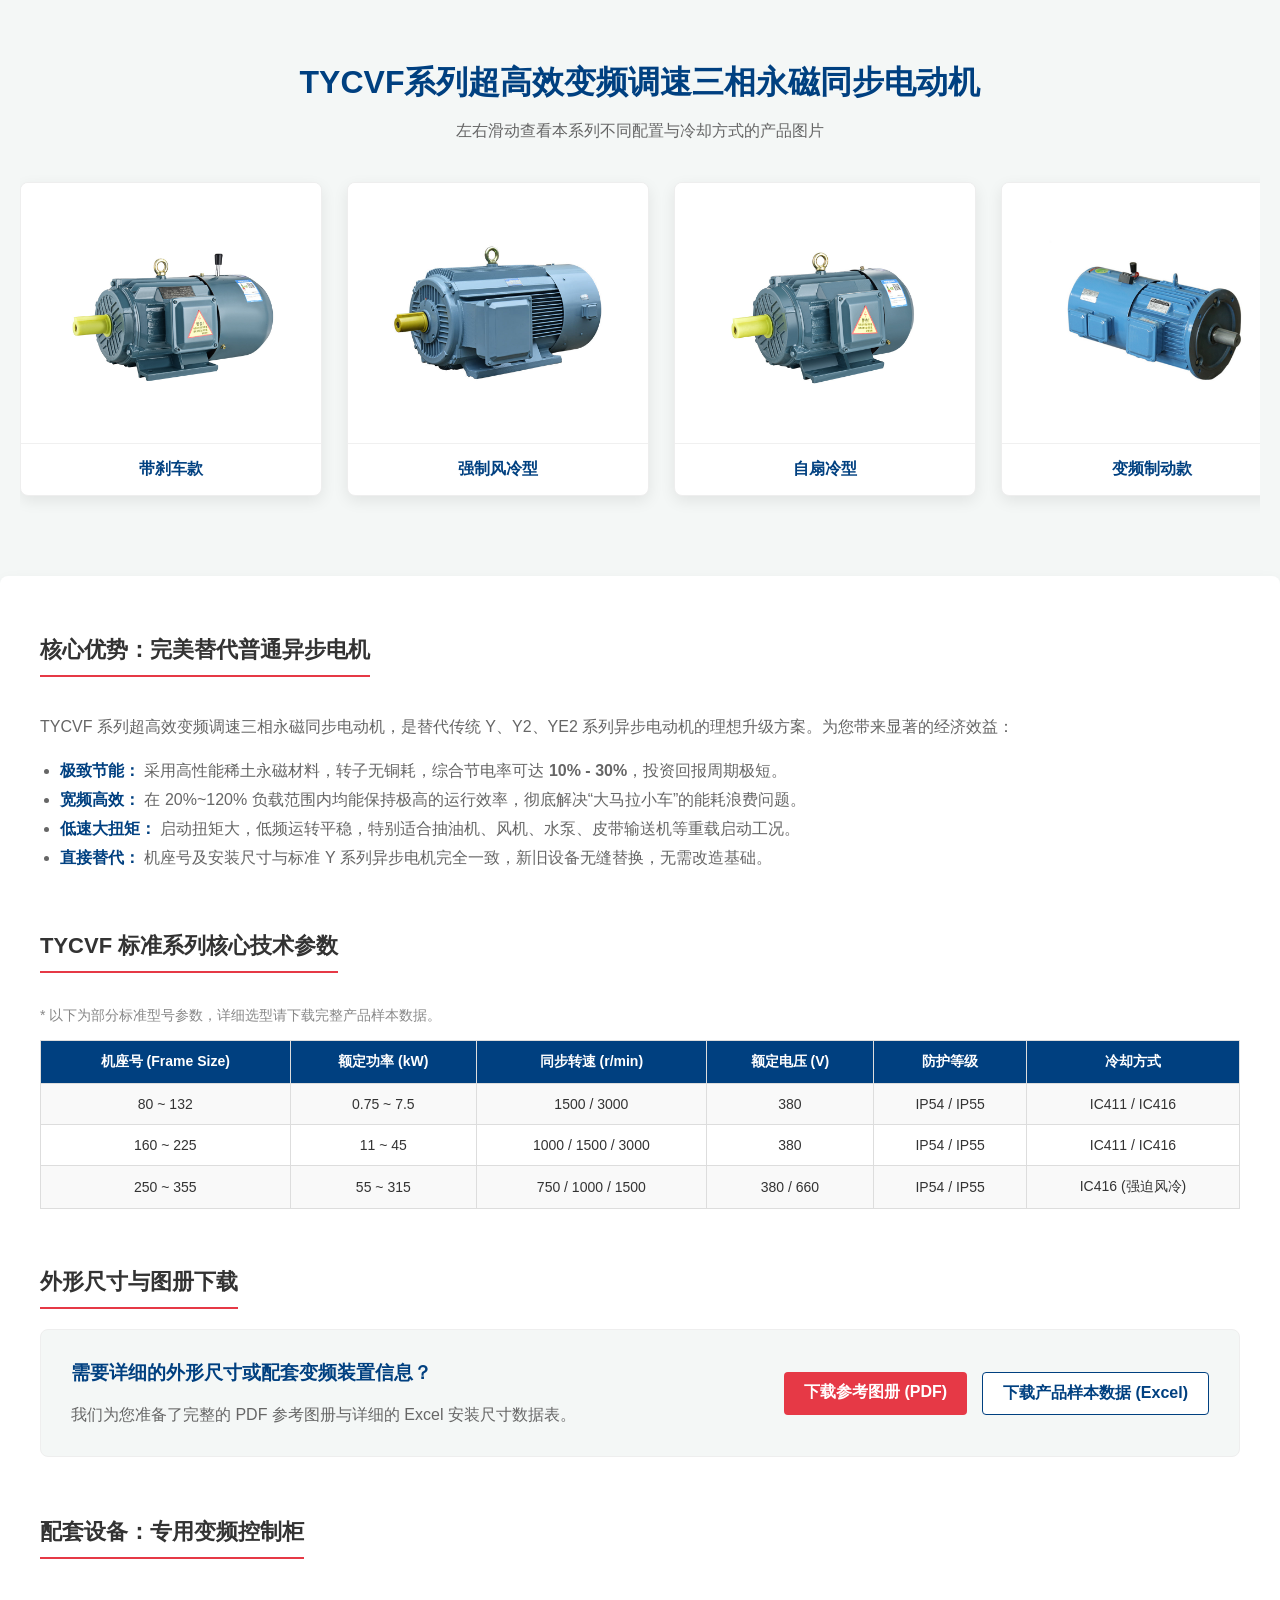
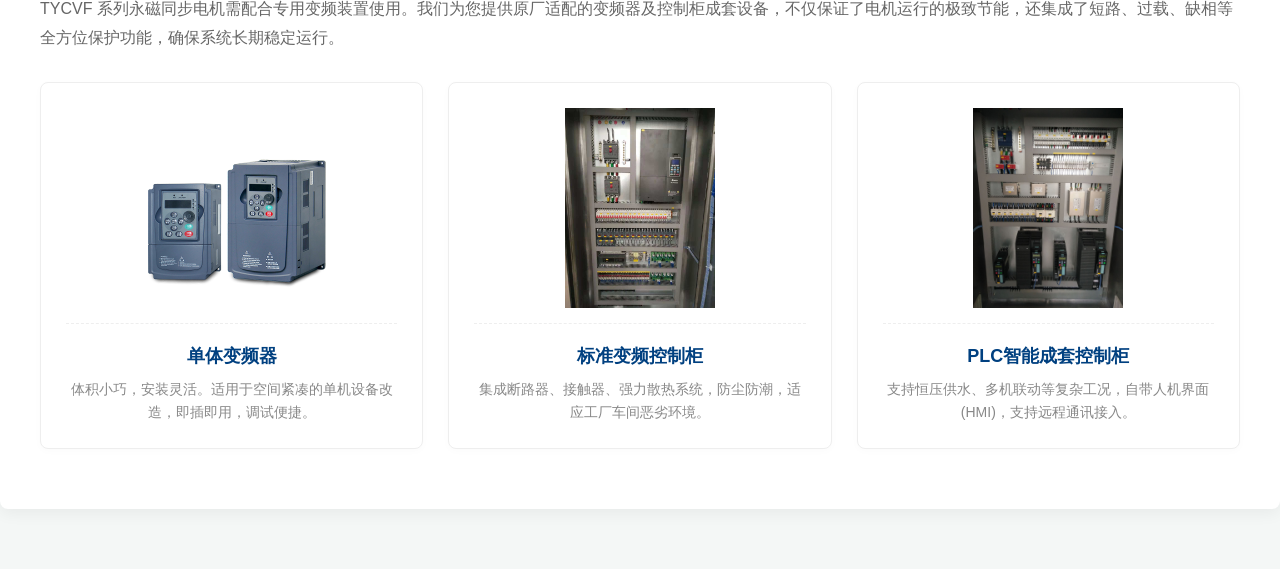
<file: 1-TYCVF系列超高效变频调速三相永磁同步电动机.html>
<!DOCTYPE html>
<html lang="zh-CN">
<head>
    <meta charset="UTF-8">
    <meta name="viewport" content="width=device-width, initial-scale=1.0">
    <title>TYCVF系列超高效变频调速三相永磁同步电动机 - 江城电机</title>
    <style>
        :root {
            --primary-color: #004080; 
            --accent-color: #e63946;  
            --text-dark: #333;
            --text-light: #666;
            --content-width: 1200px;
        }
        body { font-family: "Microsoft YaHei", sans-serif; margin: 0; padding-top: 40px; background: #f4f7f6; color: var(--text-dark); }
        
        /* 页面大标题 */
        .page-header { max-width: var(--content-width); margin: 0 auto 30px; text-align: center; }
        .page-header h1 { color: var(--primary-color); font-size: 32px; margin-bottom: 10px; }
        .page-header p { color: var(--text-light); font-size: 16px; }

        /* =========================================
           同系列多型号：横向滚动展示区
        ========================================= */
        .variant-carousel {
            display: flex;
            gap: 25px;
            overflow-x: auto;
            padding: 10px 20px 40px; /* 留出底部阴影空间 */
            max-width: var(--content-width);
            margin: 0 auto 40px;
            scroll-snap-type: x mandatory; 
            scroll-behavior: smooth;
            scrollbar-width: thin; /* 定制滚动条 */
        }
        .variant-carousel::-webkit-scrollbar { height: 8px; }
        .variant-carousel::-webkit-scrollbar-thumb { background: #ccc; border-radius: 4px; }

        .variant-card {
            flex: 0 0 300px; /* 每张卡片宽度固定 300px */
            scroll-snap-align: start;
            background: #fff;
            border-radius: 8px;
            overflow: hidden;
            box-shadow: 0 5px 15px rgba(0,0,0,0.08);
            text-align: center;
            border: 1px solid #eee;
        }

        .img-box { height: 220px; padding: 20px; background: #fff; display: flex; align-items: center; justify-content: center; border-bottom: 1px solid #f0f0f0; }
        /* 这里保证电机图片完整显示且不变形 */
        .img-box img { max-width: 100%; max-height: 100%; object-fit: contain; } 

        .info-box { padding: 15px; }
        .info-box h3 { margin: 0; font-size: 16px; color: var(--primary-color); }

        /* =========================================
           下方统一参数说明区
        ========================================= */
        .content-section {
            max-width: var(--content-width);
            margin: 0 auto 60px;
            background: #fff;
            padding: 40px;
            border-radius: 8px;
            box-shadow: 0 5px 15px rgba(0,0,0,0.05);
        }
        .section-title { font-size: 22px; border-bottom: 2px solid var(--accent-color); padding-bottom: 10px; display: inline-block; margin-bottom: 20px;}
    </style>
</head>
<body>

    <div class="page-header">
        <h1>TYCVF系列超高效变频调速三相永磁同步电动机</h1>
        <p>左右滑动查看本系列不同配置与冷却方式的产品图片</p>
    </div>

    <div class="variant-carousel">

        <div class="variant-card">
            <div class="img-box"><img src="带刹车.jpg" alt="带刹车"></div>
            <div class="info-box">
                <h3>带刹车款</h3>
            </div>
        </div>

        <div class="variant-card">
            <div class="img-box"><img src="强制风冷.webp" alt="强制风冷"></div>
            <div class="info-box">
                <h3>强制风冷型</h3>
            </div>
        </div>

        <div class="variant-card">
            <div class="img-box"><img src="自扇冷1.jpg" alt="自扇冷"></div>
            <div class="info-box">
                <h3>自扇冷型</h3>
            </div>
        </div>
        
        <div class="variant-card">
            <div class="img-box"><img src="变频制动.jpg" alt="变频制动"></div>
            <div class="info-box">
                <h3>变频制动款</h3>
            </div>
        </div>

        <div class="variant-card">
            <div class="img-box"><img src="液冷永磁同步电机1.png" alt="液冷"></div>
            <div class="info-box">
                <h3>液冷型</h3>
            </div>
        </div>

    </div>

    <div class="content-section">
        
        <h2 class="section-title">核心优势：完美替代普通异步电机</h2>
        <div style="margin-bottom: 40px; line-height: 1.8; color: var(--text-light);">
            <p>TYCVF 系列超高效变频调速三相永磁同步电动机，是替代传统 Y、Y2、YE2 系列异步电动机的理想升级方案。为您带来显著的经济效益：</p>
            <ul style="padding-left: 20px;">
                <li><strong style="color: var(--primary-color);">极致节能：</strong> 采用高性能稀土永磁材料，转子无铜耗，综合节电率可达 <strong>10% - 30%</strong>，投资回报周期极短。</li>
                <li><strong style="color: var(--primary-color);">宽频高效：</strong> 在 20%~120% 负载范围内均能保持极高的运行效率，彻底解决“大马拉小车”的能耗浪费问题。</li>
                <li><strong style="color: var(--primary-color);">低速大扭矩：</strong> 启动扭矩大，低频运转平稳，特别适合抽油机、风机、水泵、皮带输送机等重载启动工况。</li>
                <li><strong style="color: var(--primary-color);">直接替代：</strong> 机座号及安装尺寸与标准 Y 系列异步电机完全一致，新旧设备无缝替换，无需改造基础。</li>
            </ul>
        </div>

        <h2 class="section-title">TYCVF 标准系列核心技术参数</h2>
        <p style="font-size: 14px; color: #888; margin-bottom: 15px;">* 以下为部分标准型号参数，详细选型请下载完整产品样本数据。</p>
        
        <table style="width: 100%; border-collapse: collapse; margin-bottom: 40px; text-align: center; font-size: 14px;">
            <thead>
                <tr style="background-color: var(--primary-color); color: #fff;">
                    <th style="padding: 12px; border: 1px solid #ddd;">机座号 (Frame Size)</th>
                    <th style="padding: 12px; border: 1px solid #ddd;">额定功率 (kW)</th>
                    <th style="padding: 12px; border: 1px solid #ddd;">同步转速 (r/min)</th>
                    <th style="padding: 12px; border: 1px solid #ddd;">额定电压 (V)</th>
                    <th style="padding: 12px; border: 1px solid #ddd;">防护等级</th>
                    <th style="padding: 12px; border: 1px solid #ddd;">冷却方式</th>
                </tr>
            </thead>
            <tbody>
                <tr style="background-color: #f9f9f9;">
                    <td style="padding: 12px; border: 1px solid #ddd;">80 ~ 132</td>
                    <td style="padding: 12px; border: 1px solid #ddd;">0.75 ~ 7.5</td>
                    <td style="padding: 12px; border: 1px solid #ddd;">1500 / 3000</td>
                    <td style="padding: 12px; border: 1px solid #ddd;">380</td>
                    <td style="padding: 12px; border: 1px solid #ddd;">IP54 / IP55</td>
                    <td style="padding: 12px; border: 1px solid #ddd;">IC411 / IC416</td>
                </tr>
                <tr>
                    <td style="padding: 12px; border: 1px solid #ddd;">160 ~ 225</td>
                    <td style="padding: 12px; border: 1px solid #ddd;">11 ~ 45</td>
                    <td style="padding: 12px; border: 1px solid #ddd;">1000 / 1500 / 3000</td>
                    <td style="padding: 12px; border: 1px solid #ddd;">380</td>
                    <td style="padding: 12px; border: 1px solid #ddd;">IP54 / IP55</td>
                    <td style="padding: 12px; border: 1px solid #ddd;">IC411 / IC416</td>
                </tr>
                <tr style="background-color: #f9f9f9;">
                    <td style="padding: 12px; border: 1px solid #ddd;">250 ~ 355</td>
                    <td style="padding: 12px; border: 1px solid #ddd;">55 ~ 315</td>
                    <td style="padding: 12px; border: 1px solid #ddd;">750 / 1000 / 1500</td>
                    <td style="padding: 12px; border: 1px solid #ddd;">380 / 660</td>
                    <td style="padding: 12px; border: 1px solid #ddd;">IP54 / IP55</td>
                    <td style="padding: 12px; border: 1px solid #ddd;">IC416 (强迫风冷)</td>
                </tr>
            </tbody>
        </table>

        <h2 class="section-title">外形尺寸与图册下载</h2>
        <div style="background: #f4f7f6; padding: 30px; border-radius: 8px; display: flex; justify-content: space-between; align-items: center; border: 1px solid #eee;">
            <div>
                <h3 style="margin-top: 0; color: var(--primary-color);">需要详细的外形尺寸或配套变频装置信息？</h3>
                <p style="color: var(--text-light); margin-bottom: 0;">我们为您准备了完整的 PDF 参考图册与详细的 Excel 安装尺寸数据表。</p>
            </div>
            <div style="display: flex; gap: 15px;">
                <a href="参考图册.pdf" target="_blank" style="background: var(--accent-color); color: #fff; padding: 10px 20px; border-radius: 4px; font-weight: bold; transition: 0.3s; text-decoration: none;">下载参考图册 (PDF)</a>
                <a href="产品样本数据TYCVF系列.xlsx" download style="background: #fff; border: 1px solid var(--primary-color); color: var(--primary-color); padding: 10px 20px; border-radius: 4px; font-weight: bold; transition: 0.3s; text-decoration: none;">下载产品样本数据 (Excel)</a>
            </div>
        </div>
        <h2 class="section-title" style="margin-top: 60px;">配套设备：专用变频控制柜</h2>
        <p style="color: var(--text-light); margin-bottom: 30px; line-height: 1.8;">
            TYCVF 系列永磁同步电机需配合专用变频装置使用。我们为您提供原厂适配的变频器及控制柜成套设备，不仅保证了电机运行的极致节能，还集成了短路、过载、缺相等全方位保护功能，确保系统长期稳定运行。
        </p>

        <div style="display: grid; grid-template-columns: repeat(auto-fit, minmax(280px, 1fr)); gap: 25px; margin-bottom: 20px;">
            
            <div style="border: 1px solid #eee; border-radius: 8px; padding: 25px; text-align: center; background: #fff; transition: 0.3s; box-shadow: 0 2px 8px rgba(0,0,0,0.02);" onmouseover="this.style.transform='translateY(-5px)'; this.style.boxShadow='0 10px 20px rgba(0,0,0,0.08)';" onmouseout="this.style.transform='none'; this.style.boxShadow='0 2px 8px rgba(0,0,0,0.02)';">
                <div style="height: 200px; display: flex; align-items: center; justify-content: center; margin-bottom: 20px; border-bottom: 1px dashed #eee; padding-bottom: 15px;">
                    <img src="变频器1.jpg" alt="单体壁挂式变频器" style="max-height: 100%; max-width: 100%; object-fit: contain;">
                </div>
                <h3 style="font-size: 18px; color: var(--primary-color); margin: 0 0 10px;">单体变频器</h3>
                <p style="font-size: 14px; color: #888; margin: 0; line-height: 1.6;">体积小巧，安装灵活。适用于空间紧凑的单机设备改造，即插即用，调试便捷。</p>
            </div>

            <div style="border: 1px solid #eee; border-radius: 8px; padding: 25px; text-align: center; background: #fff; transition: 0.3s; box-shadow: 0 2px 8px rgba(0,0,0,0.02);" onmouseover="this.style.transform='translateY(-5px)'; this.style.boxShadow='0 10px 20px rgba(0,0,0,0.08)';" onmouseout="this.style.transform='none'; this.style.boxShadow='0 2px 8px rgba(0,0,0,0.02)';">
                <div style="height: 200px; display: flex; align-items: center; justify-content: center; margin-bottom: 20px; border-bottom: 1px dashed #eee; padding-bottom: 15px;">
                    <img src="变频控制柜（1）.jpg" alt="标准变频控制柜" style="max-height: 100%; max-width: 100%; object-fit: contain;">
                </div>
                <h3 style="font-size: 18px; color: var(--primary-color); margin: 0 0 10px;">标准变频控制柜</h3>
                <p style="font-size: 14px; color: #888; margin: 0; line-height: 1.6;">集成断路器、接触器、强力散热系统，防尘防潮，适应工厂车间恶劣环境。</p>
            </div>

            <div style="border: 1px solid #eee; border-radius: 8px; padding: 25px; text-align: center; background: #fff; transition: 0.3s; box-shadow: 0 2px 8px rgba(0,0,0,0.02);" onmouseover="this.style.transform='translateY(-5px)'; this.style.boxShadow='0 10px 20px rgba(0,0,0,0.08)';" onmouseout="this.style.transform='none'; this.style.boxShadow='0 2px 8px rgba(0,0,0,0.02)';">
                <div style="height: 200px; display: flex; align-items: center; justify-content: center; margin-bottom: 20px; border-bottom: 1px dashed #eee; padding-bottom: 15px;">
                    <img src="变频控制柜2.jpg" alt="PLC智能控制柜" style="max-height: 100%; max-width: 100%; object-fit: contain;">
                </div>
                <h3 style="font-size: 18px; color: var(--primary-color); margin: 0 0 10px;">PLC智能成套控制柜</h3>
                <p style="font-size: 14px; color: #888; margin: 0; line-height: 1.6;">支持恒压供水、多机联动等复杂工况，自带人机界面(HMI)，支持远程通讯接入。</p>
            </div>

        </div>
    </div>

</body>
</html>
</file>
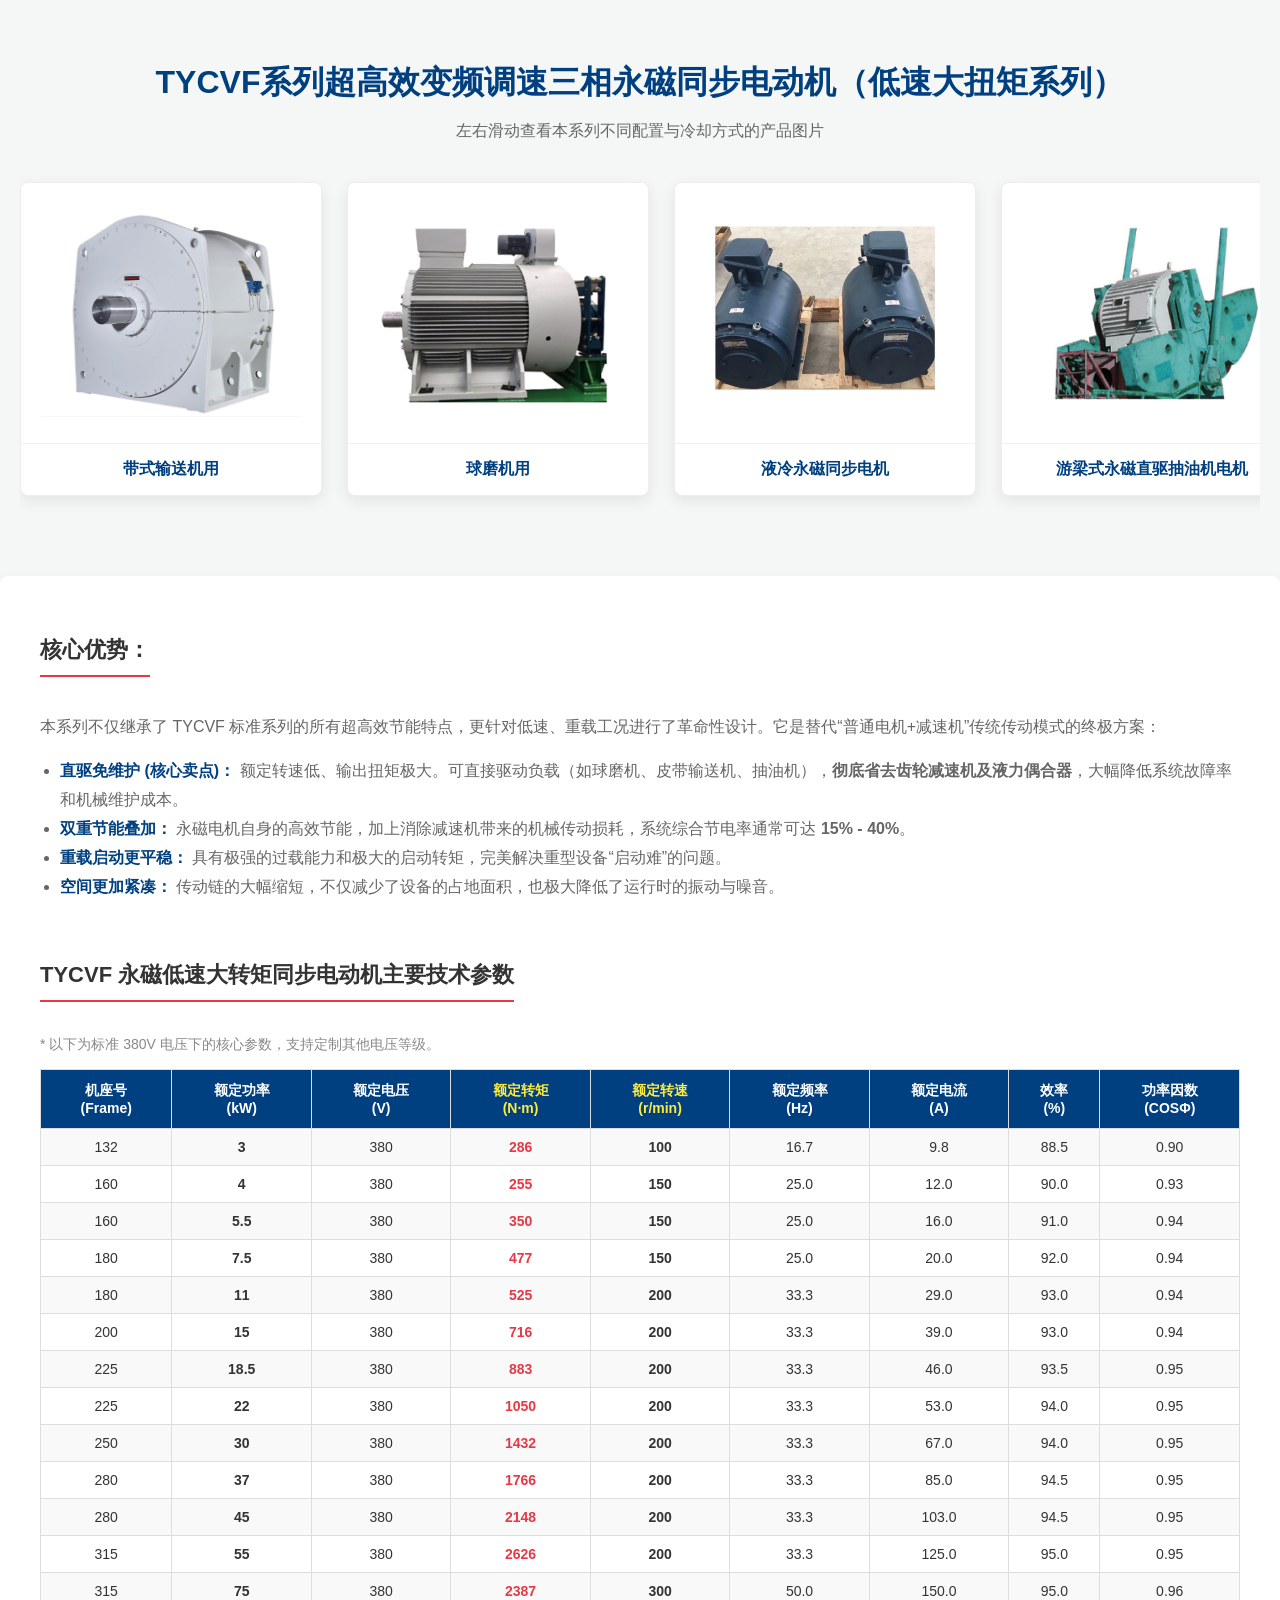
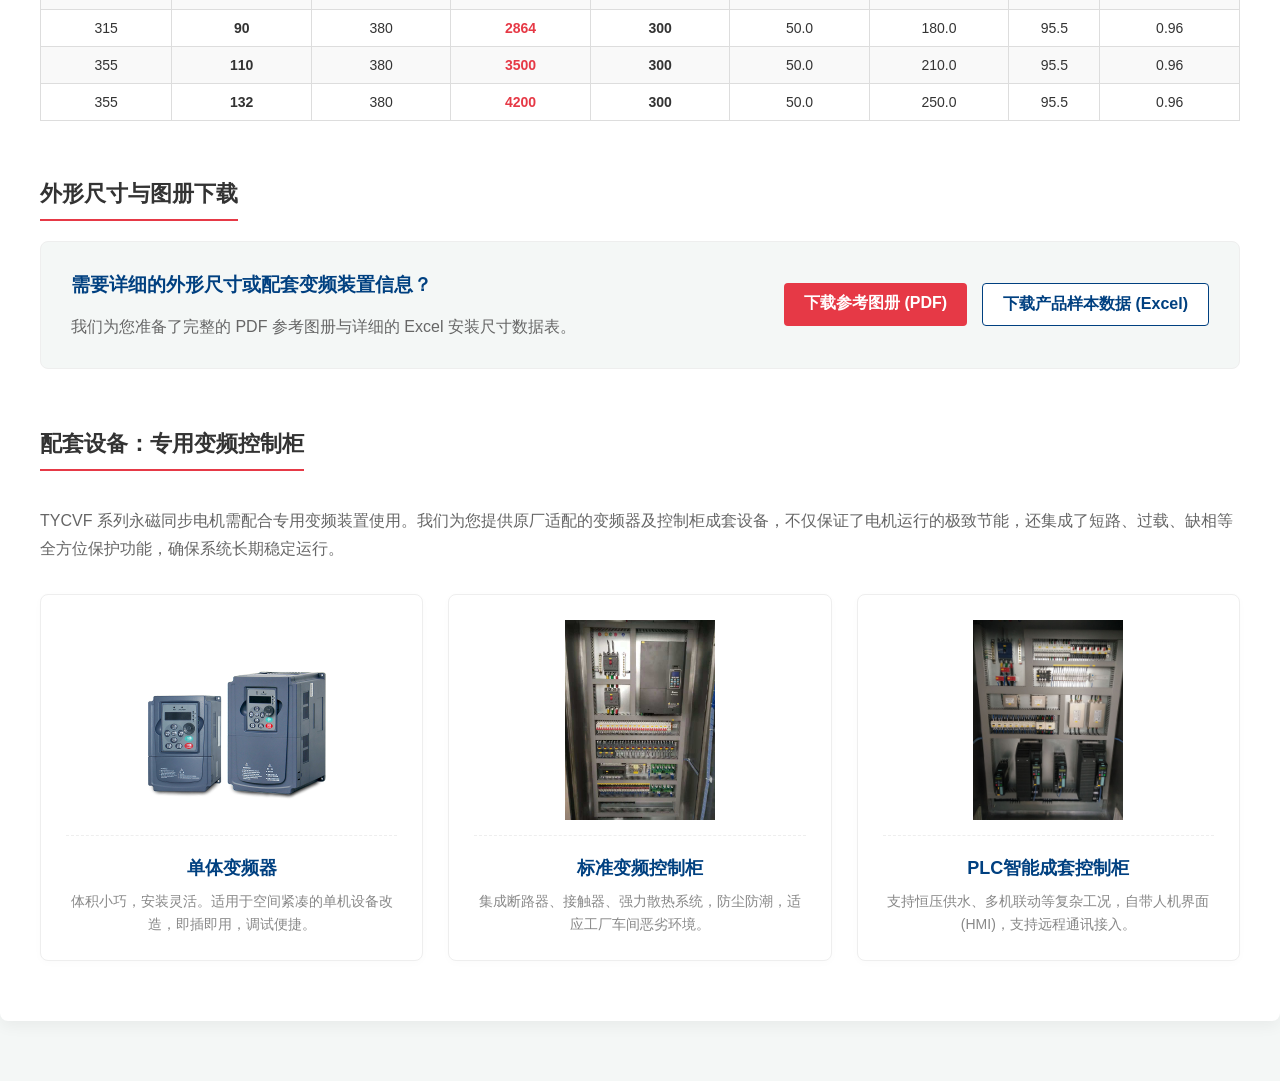
<file: 2-TYCVF系列超高效变频调速三相永磁同步电动机（低速大转矩系列）.html>
<!DOCTYPE html>
<html lang="zh-CN">
<head>
    <meta charset="UTF-8">
    <meta name="viewport" content="width=device-width, initial-scale=1.0">
    <title>TYCVF系列超高效变频调速三相永磁同步电动机（低速大扭矩系列） - 江城电机</title>
    <style>
        :root {
            --primary-color: #004080; 
            --accent-color: #e63946;  
            --text-dark: #333;
            --text-light: #666;
            --content-width: 1200px;
        }
        body { font-family: "Microsoft YaHei", sans-serif; margin: 0; padding-top: 40px; background: #f4f7f6; color: var(--text-dark); }
        
        /* 页面大标题 */
        .page-header { max-width: var(--content-width); margin: 0 auto 30px; text-align: center; }
        .page-header h1 { color: var(--primary-color); font-size: 32px; margin-bottom: 10px; }
        .page-header p { color: var(--text-light); font-size: 16px; }

        /* =========================================
           同系列多型号：横向滚动展示区
        ========================================= */
        .variant-carousel {
            display: flex;
            gap: 25px;
            overflow-x: auto;
            padding: 10px 20px 40px; /* 留出底部阴影空间 */
            max-width: var(--content-width);
            margin: 0 auto 40px;
            scroll-snap-type: x mandatory; 
            scroll-behavior: smooth;
            scrollbar-width: thin; /* 定制滚动条 */
        }
        .variant-carousel::-webkit-scrollbar { height: 8px; }
        .variant-carousel::-webkit-scrollbar-thumb { background: #ccc; border-radius: 4px; }

        .variant-card {
            flex: 0 0 300px; /* 每张卡片宽度固定 300px */
            scroll-snap-align: start;
            background: #fff;
            border-radius: 8px;
            overflow: hidden;
            box-shadow: 0 5px 15px rgba(0,0,0,0.08);
            text-align: center;
            border: 1px solid #eee;
        }

        .img-box { height: 220px; padding: 20px; background: #fff; display: flex; align-items: center; justify-content: center; border-bottom: 1px solid #f0f0f0; }
        /* 这里保证电机图片完整显示且不变形 */
        .img-box img { max-width: 100%; max-height: 100%; object-fit: contain; } 

        .info-box { padding: 15px; }
        .info-box h3 { margin: 0; font-size: 16px; color: var(--primary-color); }

        /* =========================================
           下方统一参数说明区
        ========================================= */
        .content-section {
            max-width: var(--content-width);
            margin: 0 auto 60px;
            background: #fff;
            padding: 40px;
            border-radius: 8px;
            box-shadow: 0 5px 15px rgba(0,0,0,0.05);
        }
        .section-title { font-size: 22px; border-bottom: 2px solid var(--accent-color); padding-bottom: 10px; display: inline-block; margin-bottom: 20px;}
    </style>
</head>
<body>

    <div class="page-header">
        <h1>TYCVF系列超高效变频调速三相永磁同步电动机（低速大扭矩系列）</h1>
        <p>左右滑动查看本系列不同配置与冷却方式的产品图片</p>
    </div>

    <div class="variant-carousel">

        <div class="variant-card">
            <div class="img-box"><img src="2.1带式输送机用三相永磁同步变频电动机.png" alt="带式输送机用三相永磁同步变频电动机"></div>
            <div class="info-box">
                <h3>带式输送机用</h3>
            </div>
        </div>

        <div class="variant-card">
            <div class="img-box"><img src="2.2球磨机用三相永磁同步变频电动机.png" alt="2.2球磨机用三相永磁同步变频电动机"></div>
            <div class="info-box">
                <h3>球磨机用</h3>
            </div>
        </div>

        <div class="variant-card">
            <div class="img-box"><img src="2.3液冷永磁同步电机.jpg" alt="液冷永磁同步电机"></div>
            <div class="info-box">
                <h3>液冷永磁同步电机</h3>
            </div>
        </div>
        
        <div class="variant-card">
            <div class="img-box"><img src="2.4游梁式永磁直驱抽油机电机.png" alt="游梁式永磁直驱抽油机电机"></div>
            <div class="info-box">
                <h3>游梁式永磁直驱抽油机电机</h3>
            </div>
        </div>

    </div>

    <div class="content-section">
        
        <h2 class="section-title">核心优势：</h2>
        <div style="margin-bottom: 40px; line-height: 1.8; color: var(--text-light);">
            <p>本系列不仅继承了 TYCVF 标准系列的所有超高效节能特点，更针对低速、重载工况进行了革命性设计。它是替代“普通电机+减速机”传统传动模式的终极方案：</p>
            <ul style="padding-left: 20px;">
                <li><strong style="color: var(--primary-color);">直驱免维护 (核心卖点)：</strong> 额定转速低、输出扭矩极大。可直接驱动负载（如球磨机、皮带输送机、抽油机），<strong>彻底省去齿轮减速机及液力偶合器</strong>，大幅降低系统故障率和机械维护成本。</li>
                <li><strong style="color: var(--primary-color);">双重节能叠加：</strong> 永磁电机自身的高效节能，加上消除减速机带来的机械传动损耗，系统综合节电率通常可达 <strong>15% - 40%</strong>。</li>
                <li><strong style="color: var(--primary-color);">重载启动更平稳：</strong> 具有极强的过载能力和极大的启动转矩，完美解决重型设备“启动难”的问题。</li>
                <li><strong style="color: var(--primary-color);">空间更加紧凑：</strong> 传动链的大幅缩短，不仅减少了设备的占地面积，也极大降低了运行时的振动与噪音。</li>
            </ul>
        </div>

        <h2 class="section-title">TYCVF 永磁低速大转矩同步电动机主要技术参数</h2>
        <p style="font-size: 14px; color: #888; margin-bottom: 15px;">* 以下为标准 380V 电压下的核心参数，支持定制其他电压等级。</p>
        
        <div style="overflow-x: auto;"> <table style="width: 100%; min-width: 800px; border-collapse: collapse; margin-bottom: 40px; text-align: center; font-size: 14px;">
                <thead>
                    <tr style="background-color: var(--primary-color); color: #fff;">
                        <th style="padding: 12px; border: 1px solid #ddd; white-space: nowrap;">机座号<br>(Frame)</th>
                        <th style="padding: 12px; border: 1px solid #ddd;">额定功率<br>(kW)</th>
                        <th style="padding: 12px; border: 1px solid #ddd;">额定电压<br>(V)</th>
                        <th style="padding: 12px; border: 1px solid #ddd; color: #ffeb3b;">额定转矩<br>(N·m)</th>
                        <th style="padding: 12px; border: 1px solid #ddd; color: #ffeb3b;">额定转速<br>(r/min)</th>
                        <th style="padding: 12px; border: 1px solid #ddd;">额定频率<br>(Hz)</th>
                        <th style="padding: 12px; border: 1px solid #ddd;">额定电流<br>(A)</th>
                        <th style="padding: 12px; border: 1px solid #ddd;">效率<br>(%)</th>
                        <th style="padding: 12px; border: 1px solid #ddd;">功率因数<br>(COSΦ)</th>
                    </tr>
                </thead>
                <tbody>
                    <tr style="background-color: #f9f9f9;">
                        <td style="padding: 10px; border: 1px solid #ddd;">132</td>
                        <td style="padding: 10px; border: 1px solid #ddd; font-weight: bold;">3</td>
                        <td style="padding: 10px; border: 1px solid #ddd;">380</td>
                        <td style="padding: 10px; border: 1px solid #ddd; color: var(--accent-color); font-weight: bold;">286</td>
                        <td style="padding: 10px; border: 1px solid #ddd; font-weight: bold;">100</td>
                        <td style="padding: 10px; border: 1px solid #ddd;">16.7</td>
                        <td style="padding: 10px; border: 1px solid #ddd;">9.8</td>
                        <td style="padding: 10px; border: 1px solid #ddd;">88.5</td>
                        <td style="padding: 10px; border: 1px solid #ddd;">0.90</td>
                    </tr>
                    <tr>
                        <td style="padding: 10px; border: 1px solid #ddd;">160</td>
                        <td style="padding: 10px; border: 1px solid #ddd; font-weight: bold;">4</td>
                        <td style="padding: 10px; border: 1px solid #ddd;">380</td>
                        <td style="padding: 10px; border: 1px solid #ddd; color: var(--accent-color); font-weight: bold;">255</td>
                        <td style="padding: 10px; border: 1px solid #ddd; font-weight: bold;">150</td>
                        <td style="padding: 10px; border: 1px solid #ddd;">25.0</td>
                        <td style="padding: 10px; border: 1px solid #ddd;">12.0</td>
                        <td style="padding: 10px; border: 1px solid #ddd;">90.0</td>
                        <td style="padding: 10px; border: 1px solid #ddd;">0.93</td>
                    </tr>
                    <tr style="background-color: #f9f9f9;">
                        <td style="padding: 10px; border: 1px solid #ddd;">160</td>
                        <td style="padding: 10px; border: 1px solid #ddd; font-weight: bold;">5.5</td>
                        <td style="padding: 10px; border: 1px solid #ddd;">380</td>
                        <td style="padding: 10px; border: 1px solid #ddd; color: var(--accent-color); font-weight: bold;">350</td>
                        <td style="padding: 10px; border: 1px solid #ddd; font-weight: bold;">150</td>
                        <td style="padding: 10px; border: 1px solid #ddd;">25.0</td>
                        <td style="padding: 10px; border: 1px solid #ddd;">16.0</td>
                        <td style="padding: 10px; border: 1px solid #ddd;">91.0</td>
                        <td style="padding: 10px; border: 1px solid #ddd;">0.94</td>
                    </tr>
                    <tr>
                        <td style="padding: 10px; border: 1px solid #ddd;">180</td>
                        <td style="padding: 10px; border: 1px solid #ddd; font-weight: bold;">7.5</td>
                        <td style="padding: 10px; border: 1px solid #ddd;">380</td>
                        <td style="padding: 10px; border: 1px solid #ddd; color: var(--accent-color); font-weight: bold;">477</td>
                        <td style="padding: 10px; border: 1px solid #ddd; font-weight: bold;">150</td>
                        <td style="padding: 10px; border: 1px solid #ddd;">25.0</td>
                        <td style="padding: 10px; border: 1px solid #ddd;">20.0</td>
                        <td style="padding: 10px; border: 1px solid #ddd;">92.0</td>
                        <td style="padding: 10px; border: 1px solid #ddd;">0.94</td>
                    </tr>
                    <tr style="background-color: #f9f9f9;">
                        <td style="padding: 10px; border: 1px solid #ddd;">180</td>
                        <td style="padding: 10px; border: 1px solid #ddd; font-weight: bold;">11</td>
                        <td style="padding: 10px; border: 1px solid #ddd;">380</td>
                        <td style="padding: 10px; border: 1px solid #ddd; color: var(--accent-color); font-weight: bold;">525</td>
                        <td style="padding: 10px; border: 1px solid #ddd; font-weight: bold;">200</td>
                        <td style="padding: 10px; border: 1px solid #ddd;">33.3</td>
                        <td style="padding: 10px; border: 1px solid #ddd;">29.0</td>
                        <td style="padding: 10px; border: 1px solid #ddd;">93.0</td>
                        <td style="padding: 10px; border: 1px solid #ddd;">0.94</td>
                    </tr>
                    <tr>
                        <td style="padding: 10px; border: 1px solid #ddd;">200</td>
                        <td style="padding: 10px; border: 1px solid #ddd; font-weight: bold;">15</td>
                        <td style="padding: 10px; border: 1px solid #ddd;">380</td>
                        <td style="padding: 10px; border: 1px solid #ddd; color: var(--accent-color); font-weight: bold;">716</td>
                        <td style="padding: 10px; border: 1px solid #ddd; font-weight: bold;">200</td>
                        <td style="padding: 10px; border: 1px solid #ddd;">33.3</td>
                        <td style="padding: 10px; border: 1px solid #ddd;">39.0</td>
                        <td style="padding: 10px; border: 1px solid #ddd;">93.0</td>
                        <td style="padding: 10px; border: 1px solid #ddd;">0.94</td>
                    </tr>
                    <tr style="background-color: #f9f9f9;">
                        <td style="padding: 10px; border: 1px solid #ddd;">225</td>
                        <td style="padding: 10px; border: 1px solid #ddd; font-weight: bold;">18.5</td>
                        <td style="padding: 10px; border: 1px solid #ddd;">380</td>
                        <td style="padding: 10px; border: 1px solid #ddd; color: var(--accent-color); font-weight: bold;">883</td>
                        <td style="padding: 10px; border: 1px solid #ddd; font-weight: bold;">200</td>
                        <td style="padding: 10px; border: 1px solid #ddd;">33.3</td>
                        <td style="padding: 10px; border: 1px solid #ddd;">46.0</td>
                        <td style="padding: 10px; border: 1px solid #ddd;">93.5</td>
                        <td style="padding: 10px; border: 1px solid #ddd;">0.95</td>
                    </tr>
                    <tr>
                        <td style="padding: 10px; border: 1px solid #ddd;">225</td>
                        <td style="padding: 10px; border: 1px solid #ddd; font-weight: bold;">22</td>
                        <td style="padding: 10px; border: 1px solid #ddd;">380</td>
                        <td style="padding: 10px; border: 1px solid #ddd; color: var(--accent-color); font-weight: bold;">1050</td>
                        <td style="padding: 10px; border: 1px solid #ddd; font-weight: bold;">200</td>
                        <td style="padding: 10px; border: 1px solid #ddd;">33.3</td>
                        <td style="padding: 10px; border: 1px solid #ddd;">53.0</td>
                        <td style="padding: 10px; border: 1px solid #ddd;">94.0</td>
                        <td style="padding: 10px; border: 1px solid #ddd;">0.95</td>
                    </tr>
                    <tr style="background-color: #f9f9f9;">
                        <td style="padding: 10px; border: 1px solid #ddd;">250</td>
                        <td style="padding: 10px; border: 1px solid #ddd; font-weight: bold;">30</td>
                        <td style="padding: 10px; border: 1px solid #ddd;">380</td>
                        <td style="padding: 10px; border: 1px solid #ddd; color: var(--accent-color); font-weight: bold;">1432</td>
                        <td style="padding: 10px; border: 1px solid #ddd; font-weight: bold;">200</td>
                        <td style="padding: 10px; border: 1px solid #ddd;">33.3</td>
                        <td style="padding: 10px; border: 1px solid #ddd;">67.0</td>
                        <td style="padding: 10px; border: 1px solid #ddd;">94.0</td>
                        <td style="padding: 10px; border: 1px solid #ddd;">0.95</td>
                    </tr>
                    <tr>
                        <td style="padding: 10px; border: 1px solid #ddd;">280</td>
                        <td style="padding: 10px; border: 1px solid #ddd; font-weight: bold;">37</td>
                        <td style="padding: 10px; border: 1px solid #ddd;">380</td>
                        <td style="padding: 10px; border: 1px solid #ddd; color: var(--accent-color); font-weight: bold;">1766</td>
                        <td style="padding: 10px; border: 1px solid #ddd; font-weight: bold;">200</td>
                        <td style="padding: 10px; border: 1px solid #ddd;">33.3</td>
                        <td style="padding: 10px; border: 1px solid #ddd;">85.0</td>
                        <td style="padding: 10px; border: 1px solid #ddd;">94.5</td>
                        <td style="padding: 10px; border: 1px solid #ddd;">0.95</td>
                    </tr>
                    <tr style="background-color: #f9f9f9;">
                        <td style="padding: 10px; border: 1px solid #ddd;">280</td>
                        <td style="padding: 10px; border: 1px solid #ddd; font-weight: bold;">45</td>
                        <td style="padding: 10px; border: 1px solid #ddd;">380</td>
                        <td style="padding: 10px; border: 1px solid #ddd; color: var(--accent-color); font-weight: bold;">2148</td>
                        <td style="padding: 10px; border: 1px solid #ddd; font-weight: bold;">200</td>
                        <td style="padding: 10px; border: 1px solid #ddd;">33.3</td>
                        <td style="padding: 10px; border: 1px solid #ddd;">103.0</td>
                        <td style="padding: 10px; border: 1px solid #ddd;">94.5</td>
                        <td style="padding: 10px; border: 1px solid #ddd;">0.95</td>
                    </tr>
                    <tr>
                        <td style="padding: 10px; border: 1px solid #ddd;">315</td>
                        <td style="padding: 10px; border: 1px solid #ddd; font-weight: bold;">55</td>
                        <td style="padding: 10px; border: 1px solid #ddd;">380</td>
                        <td style="padding: 10px; border: 1px solid #ddd; color: var(--accent-color); font-weight: bold;">2626</td>
                        <td style="padding: 10px; border: 1px solid #ddd; font-weight: bold;">200</td>
                        <td style="padding: 10px; border: 1px solid #ddd;">33.3</td>
                        <td style="padding: 10px; border: 1px solid #ddd;">125.0</td>
                        <td style="padding: 10px; border: 1px solid #ddd;">95.0</td>
                        <td style="padding: 10px; border: 1px solid #ddd;">0.95</td>
                    </tr>
                    <tr style="background-color: #f9f9f9;">
                        <td style="padding: 10px; border: 1px solid #ddd;">315</td>
                        <td style="padding: 10px; border: 1px solid #ddd; font-weight: bold;">75</td>
                        <td style="padding: 10px; border: 1px solid #ddd;">380</td>
                        <td style="padding: 10px; border: 1px solid #ddd; color: var(--accent-color); font-weight: bold;">2387</td>
                        <td style="padding: 10px; border: 1px solid #ddd; font-weight: bold;">300</td>
                        <td style="padding: 10px; border: 1px solid #ddd;">50.0</td>
                        <td style="padding: 10px; border: 1px solid #ddd;">150.0</td>
                        <td style="padding: 10px; border: 1px solid #ddd;">95.0</td>
                        <td style="padding: 10px; border: 1px solid #ddd;">0.96</td>
                    </tr>
                    <tr>
                        <td style="padding: 10px; border: 1px solid #ddd;">315</td>
                        <td style="padding: 10px; border: 1px solid #ddd; font-weight: bold;">90</td>
                        <td style="padding: 10px; border: 1px solid #ddd;">380</td>
                        <td style="padding: 10px; border: 1px solid #ddd; color: var(--accent-color); font-weight: bold;">2864</td>
                        <td style="padding: 10px; border: 1px solid #ddd; font-weight: bold;">300</td>
                        <td style="padding: 10px; border: 1px solid #ddd;">50.0</td>
                        <td style="padding: 10px; border: 1px solid #ddd;">180.0</td>
                        <td style="padding: 10px; border: 1px solid #ddd;">95.5</td>
                        <td style="padding: 10px; border: 1px solid #ddd;">0.96</td>
                    </tr>
                    <tr style="background-color: #f9f9f9;">
                        <td style="padding: 10px; border: 1px solid #ddd;">355</td>
                        <td style="padding: 10px; border: 1px solid #ddd; font-weight: bold;">110</td>
                        <td style="padding: 10px; border: 1px solid #ddd;">380</td>
                        <td style="padding: 10px; border: 1px solid #ddd; color: var(--accent-color); font-weight: bold;">3500</td>
                        <td style="padding: 10px; border: 1px solid #ddd; font-weight: bold;">300</td>
                        <td style="padding: 10px; border: 1px solid #ddd;">50.0</td>
                        <td style="padding: 10px; border: 1px solid #ddd;">210.0</td>
                        <td style="padding: 10px; border: 1px solid #ddd;">95.5</td>
                        <td style="padding: 10px; border: 1px solid #ddd;">0.96</td>
                    </tr>
                    <tr>
                        <td style="padding: 10px; border: 1px solid #ddd;">355</td>
                        <td style="padding: 10px; border: 1px solid #ddd; font-weight: bold;">132</td>
                        <td style="padding: 10px; border: 1px solid #ddd;">380</td>
                        <td style="padding: 10px; border: 1px solid #ddd; color: var(--accent-color); font-weight: bold;">4200</td>
                        <td style="padding: 10px; border: 1px solid #ddd; font-weight: bold;">300</td>
                        <td style="padding: 10px; border: 1px solid #ddd;">50.0</td>
                        <td style="padding: 10px; border: 1px solid #ddd;">250.0</td>
                        <td style="padding: 10px; border: 1px solid #ddd;">95.5</td>
                        <td style="padding: 10px; border: 1px solid #ddd;">0.96</td>
                    </tr>
                </tbody>
            </table>
        </div>
        <h2 class="section-title">外形尺寸与图册下载</h2>
        <div style="background: #f4f7f6; padding: 30px; border-radius: 8px; display: flex; justify-content: space-between; align-items: center; border: 1px solid #eee;">
            <div>
                <h3 style="margin-top: 0; color: var(--primary-color);">需要详细的外形尺寸或配套变频装置信息？</h3>
                <p style="color: var(--text-light); margin-bottom: 0;">我们为您准备了完整的 PDF 参考图册与详细的 Excel 安装尺寸数据表。</p>
            </div>
            <div style="display: flex; gap: 15px;">
                <a href="参考图册.pdf" target="_blank" style="background: var(--accent-color); color: #fff; padding: 10px 20px; border-radius: 4px; font-weight: bold; transition: 0.3s; text-decoration: none;">下载参考图册 (PDF)</a>
                <a href="2产品样本数据TYCVF低速大扭矩系列.xlsx" download style="background: #fff; border: 1px solid var(--primary-color); color: var(--primary-color); padding: 10px 20px; border-radius: 4px; font-weight: bold; transition: 0.3s; text-decoration: none;">下载产品样本数据 (Excel)</a>
            </div>
        </div>
        <h2 class="section-title" style="margin-top: 60px;">配套设备：专用变频控制柜</h2>
        <p style="color: var(--text-light); margin-bottom: 30px; line-height: 1.8;">
            TYCVF 系列永磁同步电机需配合专用变频装置使用。我们为您提供原厂适配的变频器及控制柜成套设备，不仅保证了电机运行的极致节能，还集成了短路、过载、缺相等全方位保护功能，确保系统长期稳定运行。
        </p>

        <div style="display: grid; grid-template-columns: repeat(auto-fit, minmax(280px, 1fr)); gap: 25px; margin-bottom: 20px;">
            
            <div style="border: 1px solid #eee; border-radius: 8px; padding: 25px; text-align: center; background: #fff; transition: 0.3s; box-shadow: 0 2px 8px rgba(0,0,0,0.02);" onmouseover="this.style.transform='translateY(-5px)'; this.style.boxShadow='0 10px 20px rgba(0,0,0,0.08)';" onmouseout="this.style.transform='none'; this.style.boxShadow='0 2px 8px rgba(0,0,0,0.02)';">
                <div style="height: 200px; display: flex; align-items: center; justify-content: center; margin-bottom: 20px; border-bottom: 1px dashed #eee; padding-bottom: 15px;">
                    <img src="变频器1.jpg" alt="单体壁挂式变频器" style="max-height: 100%; max-width: 100%; object-fit: contain;">
                </div>
                <h3 style="font-size: 18px; color: var(--primary-color); margin: 0 0 10px;">单体变频器</h3>
                <p style="font-size: 14px; color: #888; margin: 0; line-height: 1.6;">体积小巧，安装灵活。适用于空间紧凑的单机设备改造，即插即用，调试便捷。</p>
            </div>

            <div style="border: 1px solid #eee; border-radius: 8px; padding: 25px; text-align: center; background: #fff; transition: 0.3s; box-shadow: 0 2px 8px rgba(0,0,0,0.02);" onmouseover="this.style.transform='translateY(-5px)'; this.style.boxShadow='0 10px 20px rgba(0,0,0,0.08)';" onmouseout="this.style.transform='none'; this.style.boxShadow='0 2px 8px rgba(0,0,0,0.02)';">
                <div style="height: 200px; display: flex; align-items: center; justify-content: center; margin-bottom: 20px; border-bottom: 1px dashed #eee; padding-bottom: 15px;">
                    <img src="变频控制柜（1）.jpg" alt="标准变频控制柜" style="max-height: 100%; max-width: 100%; object-fit: contain;">
                </div>
                <h3 style="font-size: 18px; color: var(--primary-color); margin: 0 0 10px;">标准变频控制柜</h3>
                <p style="font-size: 14px; color: #888; margin: 0; line-height: 1.6;">集成断路器、接触器、强力散热系统，防尘防潮，适应工厂车间恶劣环境。</p>
            </div>

            <div style="border: 1px solid #eee; border-radius: 8px; padding: 25px; text-align: center; background: #fff; transition: 0.3s; box-shadow: 0 2px 8px rgba(0,0,0,0.02);" onmouseover="this.style.transform='translateY(-5px)'; this.style.boxShadow='0 10px 20px rgba(0,0,0,0.08)';" onmouseout="this.style.transform='none'; this.style.boxShadow='0 2px 8px rgba(0,0,0,0.02)';">
                <div style="height: 200px; display: flex; align-items: center; justify-content: center; margin-bottom: 20px; border-bottom: 1px dashed #eee; padding-bottom: 15px;">
                    <img src="变频控制柜2.jpg" alt="PLC智能控制柜" style="max-height: 100%; max-width: 100%; object-fit: contain;">
                </div>
                <h3 style="font-size: 18px; color: var(--primary-color); margin: 0 0 10px;">PLC智能成套控制柜</h3>
                <p style="font-size: 14px; color: #888; margin: 0; line-height: 1.6;">支持恒压供水、多机联动等复杂工况，自带人机界面(HMI)，支持远程通讯接入。</p>
            </div>

        </div>
    </div>

</body>
</html>
</file>
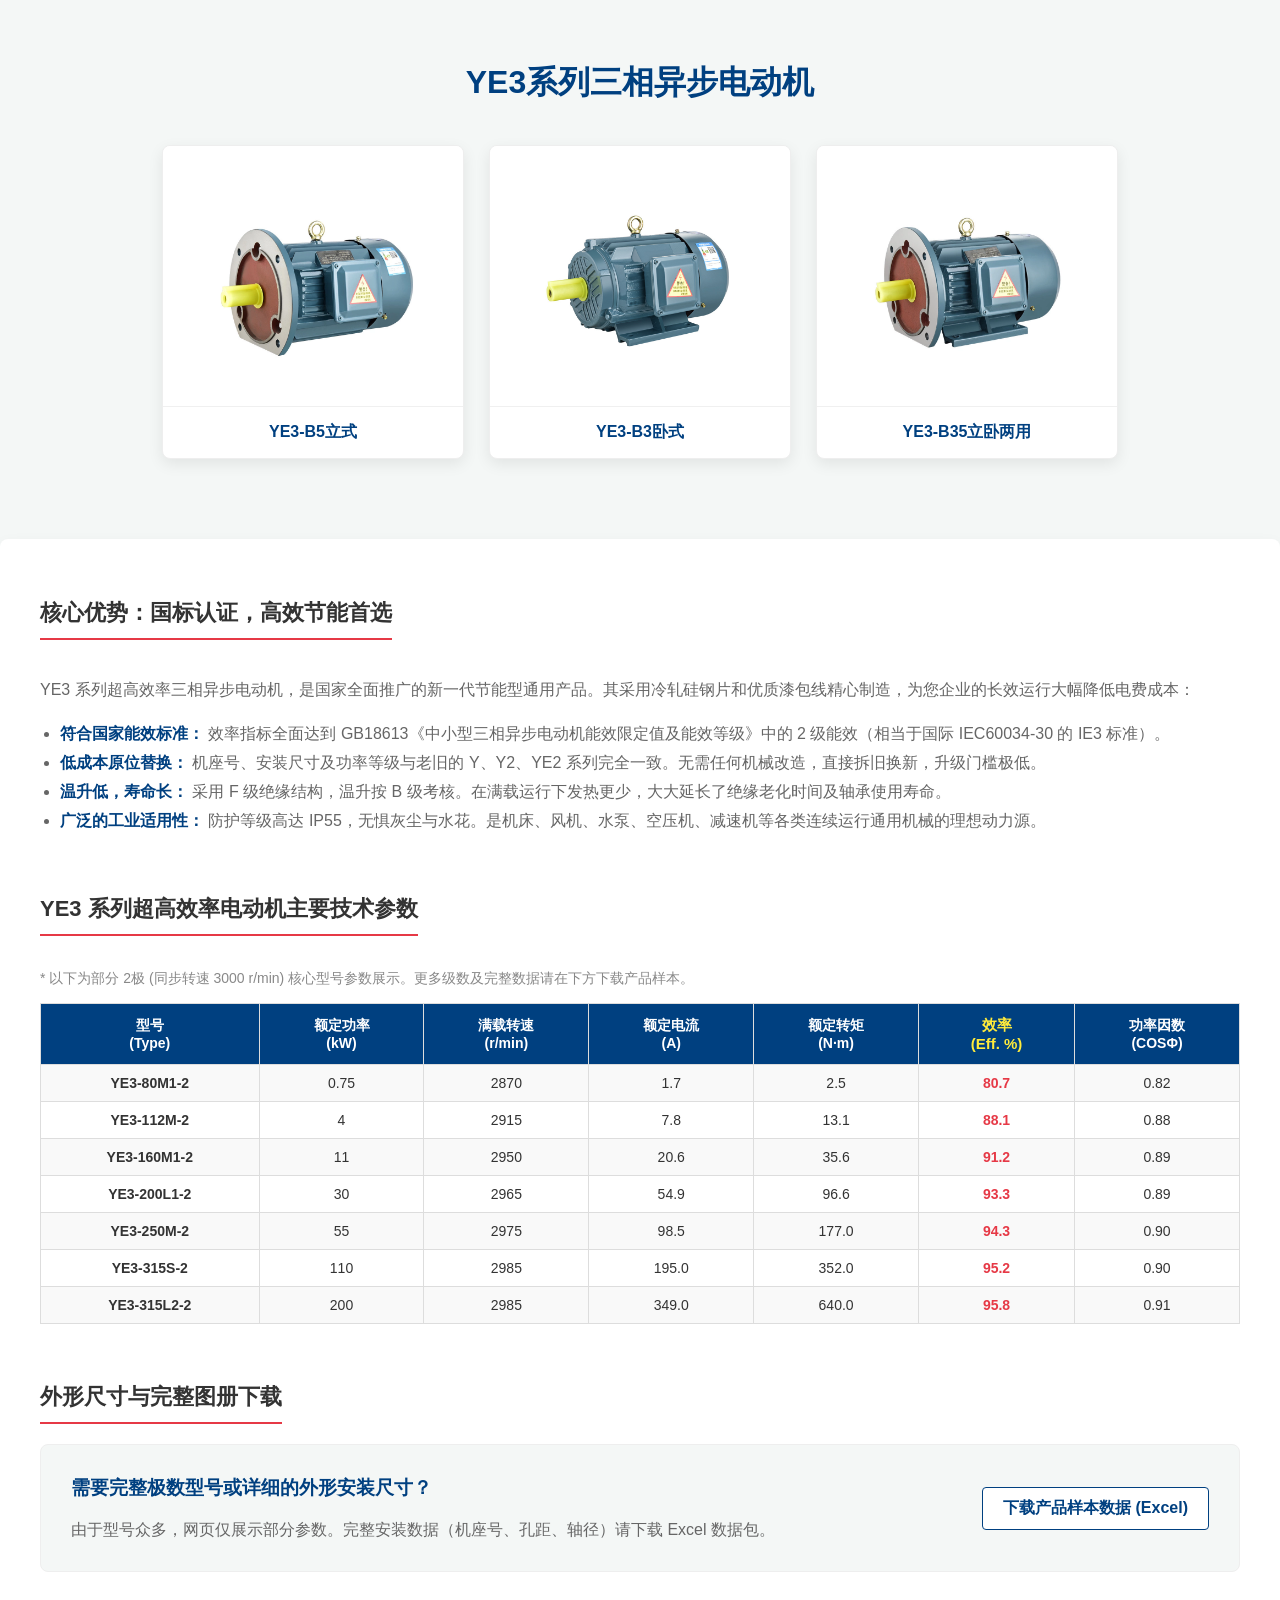
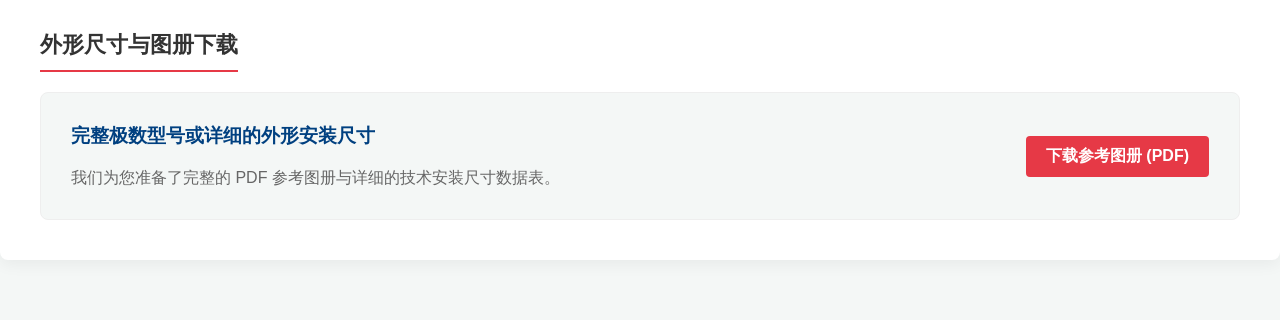
<file: YE3 系列超高效率电动机.html>
<!DOCTYPE html>
<html lang="zh-CN">
<head>
    <meta charset="UTF-8">
    <meta name="viewport" content="width=device-width, initial-scale=1.0">
    <title>YE3 系列超高效率电动机- 江城电机</title>
    <style>
        :root {
            --primary-color: #004080; 
            --accent-color: #e63946;  
            --text-dark: #333;
            --text-light: #666;
            --content-width: 1200px;
        }
        body { font-family: "Microsoft YaHei", sans-serif; margin: 0; padding-top: 40px; background: #f4f7f6; color: var(--text-dark); }
        
        /* 页面大标题 */
        .page-header { max-width: var(--content-width); margin: 0 auto 30px; text-align: center; }
        .page-header h1 { color: var(--primary-color); font-size: 32px; margin-bottom: 10px; }
        .page-header p { color: var(--text-light); font-size: 16px; }

        /* =========================================
           同系列多型号：横向滚动展示区
        ========================================= */
        .variant-carousel {
            display: flex;
            justify-content: center;
            gap: 25px;
            overflow-x: auto;
            padding: 10px 20px 40px; /* 留出底部阴影空间 */
            max-width: var(--content-width);
            margin: 0 auto 40px;
            scroll-snap-type: x mandatory; 
            scroll-behavior: smooth;
            scrollbar-width: thin; /* 定制滚动条 */
        }
        .variant-carousel::-webkit-scrollbar { height: 8px; }
        .variant-carousel::-webkit-scrollbar-thumb { background: #ccc; border-radius: 4px; }

        .variant-card {
            flex: 0 0 300px; /* 每张卡片宽度固定 300px */
            scroll-snap-align: start;
            background: #fff;
            border-radius: 8px;
            overflow: hidden;
            box-shadow: 0 5px 15px rgba(0,0,0,0.08);
            text-align: center;
            border: 1px solid #eee;
        }

        .img-box { height: 220px; padding: 20px; background: #fff; display: flex; align-items: center; justify-content: center; border-bottom: 1px solid #f0f0f0; }
        /* 这里保证电机图片完整显示且不变形 */
        .img-box img { max-width: 100%; max-height: 100%; object-fit: contain; } 

        .info-box { padding: 15px; }
        .info-box h3 { margin: 0; font-size: 16px; color: var(--primary-color); }

        /* =========================================
           下方统一参数说明区
        ========================================= */
        .content-section {
            max-width: var(--content-width);
            margin: 0 auto 60px;
            background: #fff;
            padding: 40px;
            border-radius: 8px;
            box-shadow: 0 5px 15px rgba(0,0,0,0.05);
        }
        .section-title { font-size: 22px; border-bottom: 2px solid var(--accent-color); padding-bottom: 10px; display: inline-block; margin-bottom: 20px;}
    </style>
</head>
<body>

    <div class="page-header">
        <h1>YE3系列三相异步电动机</h1>
        
    </div>

    <div class="variant-carousel">
        <div class="variant-card">
            <div class="img-box"><img src="YE3-B5立式.webp" alt="YE3-B5立式"></div>
            <div class="info-box">
                <h3>YE3-B5立式</h3>
            </div>
        </div>

        <div class="variant-card">
            <div class="img-box"><img src="YE3-B3卧式.jpg" alt="YE3-B3卧式"></div>
            <div class="info-box">
                <h3>YE3-B3卧式</h3>
            </div>
        </div>

        <div class="variant-card">
            <div class="img-box"><img src="YE3-B35立卧两用.webp" alt="YE3-B35立卧两用"></div>
            <div class="info-box">
                <h3>YE3-B35立卧两用</h3>
            </div>
        </div>
        
    </div>
    <div class="content-section">
        
        <h2 class="section-title">核心优势：国标认证，高效节能首选</h2>
        <div style="margin-bottom: 40px; line-height: 1.8; color: var(--text-light);">
            <p>YE3 系列超高效率三相异步电动机，是国家全面推广的新一代节能型通用产品。其采用冷轧硅钢片和优质漆包线精心制造，为您企业的长效运行大幅降低电费成本：</p>
            <ul style="padding-left: 20px;">
                <li><strong style="color: var(--primary-color);">符合国家能效标准：</strong> 效率指标全面达到 GB18613《中小型三相异步电动机能效限定值及能效等级》中的 2 级能效（相当于国际 IEC60034-30 的 IE3 标准）。</li>
                <li><strong style="color: var(--primary-color);">低成本原位替换：</strong> 机座号、安装尺寸及功率等级与老旧的 Y、Y2、YE2 系列完全一致。无需任何机械改造，直接拆旧换新，升级门槛极低。</li>
                <li><strong style="color: var(--primary-color);">温升低，寿命长：</strong> 采用 F 级绝缘结构，温升按 B 级考核。在满载运行下发热更少，大大延长了绝缘老化时间及轴承使用寿命。</li>
                <li><strong style="color: var(--primary-color);">广泛的工业适用性：</strong> 防护等级高达 IP55，无惧灰尘与水花。是机床、风机、水泵、空压机、减速机等各类连续运行通用机械的理想动力源。</li>
            </ul>
        </div>

        <h2 class="section-title">YE3 系列超高效率电动机主要技术参数</h2>
        <p style="font-size: 14px; color: #888; margin-bottom: 15px;">* 以下为部分 2极 (同步转速 3000 r/min) 核心型号参数展示。更多级数及完整数据请在下方下载产品样本。</p>
        
        <div style="overflow-x: auto;">
            <table style="width: 100%; min-width: 800px; border-collapse: collapse; margin-bottom: 40px; text-align: center; font-size: 14px;">
                <thead>
                    <tr style="background-color: var(--primary-color); color: #fff;">
                        <th style="padding: 12px; border: 1px solid #ddd; white-space: nowrap;">型号<br>(Type)</th>
                        <th style="padding: 12px; border: 1px solid #ddd;">额定功率<br>(kW)</th>
                        <th style="padding: 12px; border: 1px solid #ddd;">满载转速<br>(r/min)</th>
                        <th style="padding: 12px; border: 1px solid #ddd;">额定电流<br>(A)</th>
                        <th style="padding: 12px; border: 1px solid #ddd;">额定转矩<br>(N·m)</th>
                        <th style="padding: 12px; border: 1px solid #ddd; color: #ffeb3b; font-size: 15px;">效率<br>(Eff. %)</th>
                        <th style="padding: 12px; border: 1px solid #ddd;">功率因数<br>(COSΦ)</th>
                    </tr>
                </thead>
                <tbody>
                    <tr style="background-color: #f9f9f9;">
                        <td style="padding: 10px; border: 1px solid #ddd; font-weight: bold;">YE3-80M1-2</td>
                        <td style="padding: 10px; border: 1px solid #ddd;">0.75</td>
                        <td style="padding: 10px; border: 1px solid #ddd;">2870</td>
                        <td style="padding: 10px; border: 1px solid #ddd;">1.7</td>
                        <td style="padding: 10px; border: 1px solid #ddd;">2.5</td>
                        <td style="padding: 10px; border: 1px solid #ddd; color: var(--accent-color); font-weight: bold;">80.7</td>
                        <td style="padding: 10px; border: 1px solid #ddd;">0.82</td>
                    </tr>
                    <tr>
                        <td style="padding: 10px; border: 1px solid #ddd; font-weight: bold;">YE3-112M-2</td>
                        <td style="padding: 10px; border: 1px solid #ddd;">4</td>
                        <td style="padding: 10px; border: 1px solid #ddd;">2915</td>
                        <td style="padding: 10px; border: 1px solid #ddd;">7.8</td>
                        <td style="padding: 10px; border: 1px solid #ddd;">13.1</td>
                        <td style="padding: 10px; border: 1px solid #ddd; color: var(--accent-color); font-weight: bold;">88.1</td>
                        <td style="padding: 10px; border: 1px solid #ddd;">0.88</td>
                    </tr>
                    <tr style="background-color: #f9f9f9;">
                        <td style="padding: 10px; border: 1px solid #ddd; font-weight: bold;">YE3-160M1-2</td>
                        <td style="padding: 10px; border: 1px solid #ddd;">11</td>
                        <td style="padding: 10px; border: 1px solid #ddd;">2950</td>
                        <td style="padding: 10px; border: 1px solid #ddd;">20.6</td>
                        <td style="padding: 10px; border: 1px solid #ddd;">35.6</td>
                        <td style="padding: 10px; border: 1px solid #ddd; color: var(--accent-color); font-weight: bold;">91.2</td>
                        <td style="padding: 10px; border: 1px solid #ddd;">0.89</td>
                    </tr>
                    <tr>
                        <td style="padding: 10px; border: 1px solid #ddd; font-weight: bold;">YE3-200L1-2</td>
                        <td style="padding: 10px; border: 1px solid #ddd;">30</td>
                        <td style="padding: 10px; border: 1px solid #ddd;">2965</td>
                        <td style="padding: 10px; border: 1px solid #ddd;">54.9</td>
                        <td style="padding: 10px; border: 1px solid #ddd;">96.6</td>
                        <td style="padding: 10px; border: 1px solid #ddd; color: var(--accent-color); font-weight: bold;">93.3</td>
                        <td style="padding: 10px; border: 1px solid #ddd;">0.89</td>
                    </tr>
                    <tr style="background-color: #f9f9f9;">
                        <td style="padding: 10px; border: 1px solid #ddd; font-weight: bold;">YE3-250M-2</td>
                        <td style="padding: 10px; border: 1px solid #ddd;">55</td>
                        <td style="padding: 10px; border: 1px solid #ddd;">2975</td>
                        <td style="padding: 10px; border: 1px solid #ddd;">98.5</td>
                        <td style="padding: 10px; border: 1px solid #ddd;">177.0</td>
                        <td style="padding: 10px; border: 1px solid #ddd; color: var(--accent-color); font-weight: bold;">94.3</td>
                        <td style="padding: 10px; border: 1px solid #ddd;">0.90</td>
                    </tr>
                    <tr>
                        <td style="padding: 10px; border: 1px solid #ddd; font-weight: bold;">YE3-315S-2</td>
                        <td style="padding: 10px; border: 1px solid #ddd;">110</td>
                        <td style="padding: 10px; border: 1px solid #ddd;">2985</td>
                        <td style="padding: 10px; border: 1px solid #ddd;">195.0</td>
                        <td style="padding: 10px; border: 1px solid #ddd;">352.0</td>
                        <td style="padding: 10px; border: 1px solid #ddd; color: var(--accent-color); font-weight: bold;">95.2</td>
                        <td style="padding: 10px; border: 1px solid #ddd;">0.90</td>
                    </tr>
                    <tr style="background-color: #f9f9f9;">
                        <td style="padding: 10px; border: 1px solid #ddd; font-weight: bold;">YE3-315L2-2</td>
                        <td style="padding: 10px; border: 1px solid #ddd;">200</td>
                        <td style="padding: 10px; border: 1px solid #ddd;">2985</td>
                        <td style="padding: 10px; border: 1px solid #ddd;">349.0</td>
                        <td style="padding: 10px; border: 1px solid #ddd;">640.0</td>
                        <td style="padding: 10px; border: 1px solid #ddd; color: var(--accent-color); font-weight: bold;">95.8</td>
                        <td style="padding: 10px; border: 1px solid #ddd;">0.91</td>
                    </tr>
                </tbody>
            </table>
        </div>

        <h2 class="section-title">外形尺寸与完整图册下载</h2>
        <div style="background: #f4f7f6; padding: 30px; border-radius: 8px; display: flex; justify-content: space-between; align-items: center; border: 1px solid #eee; margin-bottom: 40px;">
            <div>
                <h3 style="margin-top: 0; color: var(--primary-color);">需要完整极数型号或详细的外形安装尺寸？</h3>
                <p style="color: var(--text-light); margin-bottom: 0;">由于型号众多，网页仅展示部分参数。完整安装数据（机座号、孔距、轴径）请下载 Excel 数据包。</p>
            </div>
            <div style="display: flex; gap: 15px;">
                <a href="4-YE3系列超高效率三相异步电动机产品样本数据.xlsx" download style="background: #fff; border: 1px solid var(--primary-color); color: var(--primary-color); padding: 10px 20px; border-radius: 4px; font-weight: bold; transition: 0.3s; text-decoration: none;">下载产品样本数据 (Excel)</a>
            </div>
        </div>

        <h2 class="section-title">外形尺寸与图册下载</h2>
        <div style="background: #f4f7f6; padding: 30px; border-radius: 8px; display: flex; justify-content: space-between; align-items: center; border: 1px solid #eee;">
            <div>
                <h3 style="margin-top: 0; color: var(--primary-color);">完整极数型号或详细的外形安装尺寸</h3>
                <p style="color: var(--text-light); margin-bottom: 0;">我们为您准备了完整的 PDF 参考图册与详细的技术安装尺寸数据表。</p>
            </div>
            <div style="display: flex; gap: 15px;">
                <a href="参考图册.pdf" target="_blank" style="background: var(--accent-color); color: #fff; padding: 10px 20px; border-radius: 4px; font-weight: bold; transition: 0.3s; text-decoration: none;">下载参考图册 (PDF)</a>
                
            </div>
        </div>

        </div>
    </div>

</body>
</html>
</file>
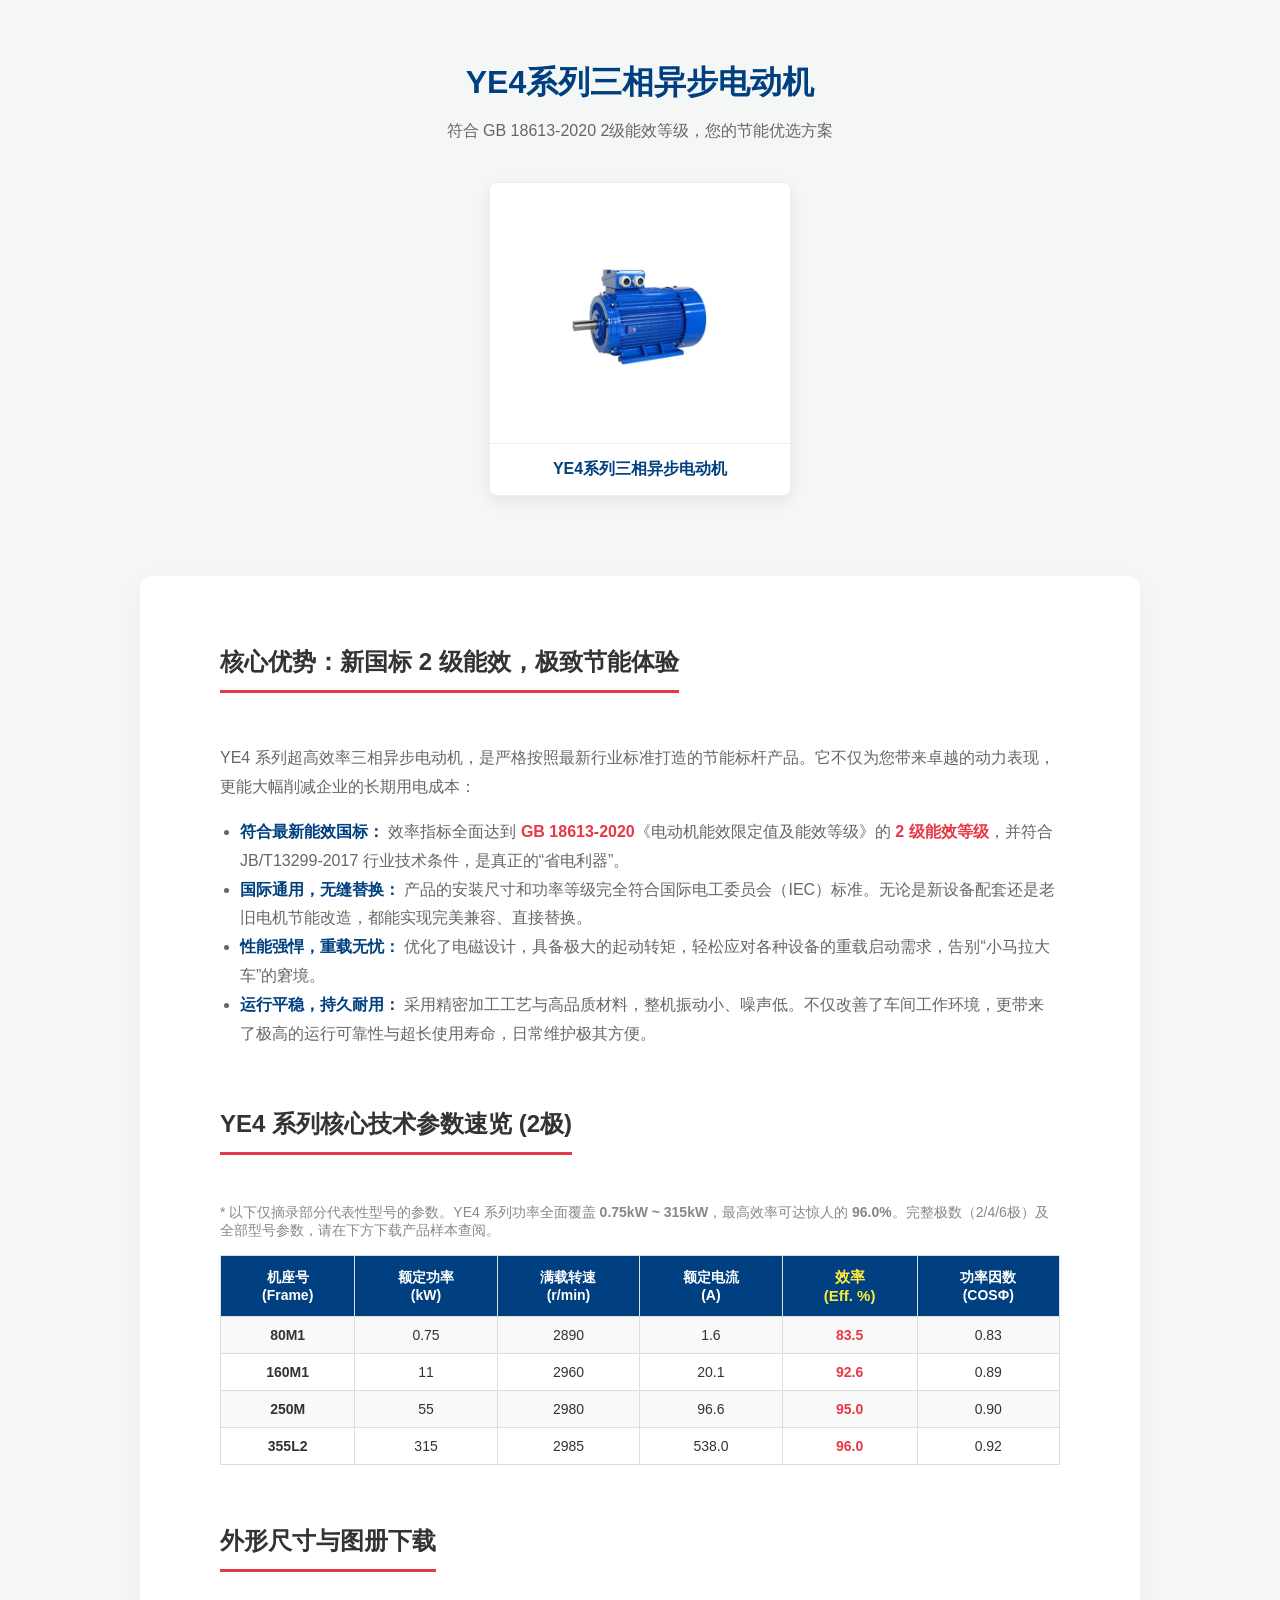
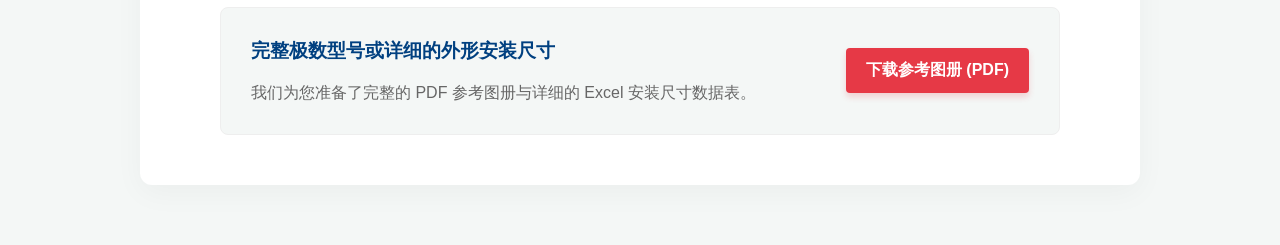
<file: YE4系列三相异步电动机.html>
<!DOCTYPE html>
<html lang="zh-CN">
<head>
    <meta charset="UTF-8">
    <meta name="viewport" content="width=device-width, initial-scale=1.0">
    <title>YE4系列三相异步电动机 - 江城电机</title>
    <style>
        :root {
            --primary-color: #004080; 
            --accent-color: #e63946;  
            --text-dark: #333;
            --text-light: #666;
            /* 统一布局：1000px 宽度 */
            --content-width: 1000px; 
        }
        body { font-family: "Microsoft YaHei", sans-serif; margin: 0; padding-top: 40px; background: #f4f7f6; color: var(--text-dark); }
        
        /* 页面大标题 */
        .page-header { max-width: var(--content-width); margin: 0 auto 30px; text-align: center; }
        .page-header h1 { color: var(--primary-color); font-size: 32px; margin-bottom: 10px; }
        .page-header p { color: var(--text-light); font-size: 16px; }

        /* 横向滑动展示区 */
        .variant-carousel {
            display: flex;
            justify-content: center; /* 卡片居中 */
            gap: 25px;
            overflow-x: auto;
            padding: 10px 20px 40px; 
            max-width: var(--content-width);
            margin: 0 auto 40px;
            scroll-snap-type: x mandatory; 
            scroll-behavior: smooth;
            scrollbar-width: thin; 
        }
        .variant-carousel::-webkit-scrollbar { height: 8px; }
        .variant-carousel::-webkit-scrollbar-thumb { background: #ccc; border-radius: 4px; }

        .variant-card {
            flex: 0 0 300px; scroll-snap-align: start; background: #fff; border-radius: 8px;
            overflow: hidden; box-shadow: 0 5px 15px rgba(0,0,0,0.08); text-align: center; border: 1px solid #eee;
            transition: 0.3s;
        }
        .variant-card:hover { transform: translateY(-5px); box-shadow: 0 10px 20px rgba(0,0,0,0.12); }

        .img-box { height: 220px; padding: 20px; background: #fff; display: flex; align-items: center; justify-content: center; border-bottom: 1px solid #f0f0f0; }
        .img-box img { max-width: 100%; max-height: 100%; object-fit: contain; } 

        .info-box { padding: 15px; }
        .info-box h3 { margin: 0; font-size: 16px; color: var(--primary-color); }

        /* =========================================
           下方统一参数说明区 (高级留白版)
        ========================================= */
        .content-section {
            max-width: var(--content-width);
            width: 90%; 
            margin: 0 auto 60px auto;
            background: #fff;
            padding: 50px 80px; /* 上下50，左右80的完美留白 */
            border-radius: 12px;
            box-shadow: 0 8px 30px rgba(0,0,0,0.04);
            box-sizing: border-box; 
        }
        
        .section-title { 
            font-size: 24px; 
            border-bottom: 3px solid var(--accent-color); 
            padding-bottom: 12px; 
            display: inline-block; 
            margin-bottom: 35px;
        }

        /* 手机端自适应 */
        @media (max-width: 768px) {
            .content-section { padding: 30px 20px; width: 95%; }
        }
    </style>
</head>
<body>

    <div class="page-header">
        <h1>YE4系列三相异步电动机</h1>
        <p>符合 GB 18613-2020 2级能效等级，您的节能优选方案</p>
    </div>

    <div class="variant-carousel">
        <div class="variant-card">
            <div class="img-box"><img src="YE4系列三相异步电动机.png" alt="YE4系列三相异步电动机"></div>
            <div class="info-box">
                <h3>YE4系列三相异步电动机</h3>
            </div>
        </div>
    </div>

    <div class="content-section">
        
        <h2 class="section-title">核心优势：新国标 2 级能效，极致节能体验</h2>
        <div style="margin-bottom: 40px; line-height: 1.8; color: var(--text-light);">
            <p>YE4 系列超高效率三相异步电动机，是严格按照最新行业标准打造的节能标杆产品。它不仅为您带来卓越的动力表现，更能大幅削减企业的长期用电成本：</p>
            <ul style="padding-left: 20px;">
                <li><strong style="color: var(--primary-color);">符合最新能效国标：</strong> 效率指标全面达到 <span style="color: var(--accent-color); font-weight: bold;">GB 18613-2020</span>《电动机能效限定值及能效等级》的 <span style="color: var(--accent-color); font-weight: bold;">2 级能效等级</span>，并符合 JB/T13299-2017 行业技术条件，是真正的“省电利器”。</li>
                <li><strong style="color: var(--primary-color);">国际通用，无缝替换：</strong> 产品的安装尺寸和功率等级完全符合国际电工委员会（IEC）标准。无论是新设备配套还是老旧电机节能改造，都能实现完美兼容、直接替换。</li>
                <li><strong style="color: var(--primary-color);">性能强悍，重载无忧：</strong> 优化了电磁设计，具备极大的起动转矩，轻松应对各种设备的重载启动需求，告别“小马拉大车”的窘境。</li>
                <li><strong style="color: var(--primary-color);">运行平稳，持久耐用：</strong> 采用精密加工工艺与高品质材料，整机振动小、噪声低。不仅改善了车间工作环境，更带来了极高的运行可靠性与超长使用寿命，日常维护极其方便。</li>
            </ul>
        </div>

        <h2 class="section-title">YE4 系列核心技术参数速览 (2极)</h2>
        <p style="font-size: 14px; color: #888; margin-bottom: 15px;">* 以下仅摘录部分代表性型号的参数。YE4 系列功率全面覆盖 <strong>0.75kW ~ 315kW</strong>，最高效率可达惊人的 <strong>96.0%</strong>。完整极数（2/4/6极）及全部型号参数，请在下方下载产品样本查阅。</p>
        
        <div style="overflow-x: auto;">
            <table style="width: 100%; min-width: 800px; border-collapse: collapse; margin-bottom: 40px; text-align: center; font-size: 14px;">
                <thead>
                    <tr style="background-color: var(--primary-color); color: #fff;">
                        <th style="padding: 12px; border: 1px solid #ddd; white-space: nowrap;">机座号<br>(Frame)</th>
                        <th style="padding: 12px; border: 1px solid #ddd;">额定功率<br>(kW)</th>
                        <th style="padding: 12px; border: 1px solid #ddd;">满载转速<br>(r/min)</th>
                        <th style="padding: 12px; border: 1px solid #ddd;">额定电流<br>(A)</th>
                        <th style="padding: 12px; border: 1px solid #ddd; color: #ffeb3b; font-size: 15px;">效率<br>(Eff. %)</th>
                        <th style="padding: 12px; border: 1px solid #ddd;">功率因数<br>(COSΦ)</th>
                    </tr>
                </thead>
                <tbody>
                    <tr style="background-color: #f9f9f9;">
                        <td style="padding: 10px; border: 1px solid #ddd; font-weight: bold;">80M1</td>
                        <td style="padding: 10px; border: 1px solid #ddd;">0.75</td>
                        <td style="padding: 10px; border: 1px solid #ddd;">2890</td>
                        <td style="padding: 10px; border: 1px solid #ddd;">1.6</td>
                        <td style="padding: 10px; border: 1px solid #ddd; color: var(--accent-color); font-weight: bold;">83.5</td>
                        <td style="padding: 10px; border: 1px solid #ddd;">0.83</td>
                    </tr>
                    <tr>
                        <td style="padding: 10px; border: 1px solid #ddd; font-weight: bold;">160M1</td>
                        <td style="padding: 10px; border: 1px solid #ddd;">11</td>
                        <td style="padding: 10px; border: 1px solid #ddd;">2960</td>
                        <td style="padding: 10px; border: 1px solid #ddd;">20.1</td>
                        <td style="padding: 10px; border: 1px solid #ddd; color: var(--accent-color); font-weight: bold;">92.6</td>
                        <td style="padding: 10px; border: 1px solid #ddd;">0.89</td>
                    </tr>
                    <tr style="background-color: #f9f9f9;">
                        <td style="padding: 10px; border: 1px solid #ddd; font-weight: bold;">250M</td>
                        <td style="padding: 10px; border: 1px solid #ddd;">55</td>
                        <td style="padding: 10px; border: 1px solid #ddd;">2980</td>
                        <td style="padding: 10px; border: 1px solid #ddd;">96.6</td>
                        <td style="padding: 10px; border: 1px solid #ddd; color: var(--accent-color); font-weight: bold;">95.0</td>
                        <td style="padding: 10px; border: 1px solid #ddd;">0.90</td>
                    </tr>
                    <tr>
                        <td style="padding: 10px; border: 1px solid #ddd; font-weight: bold;">355L2</td>
                        <td style="padding: 10px; border: 1px solid #ddd;">315</td>
                        <td style="padding: 10px; border: 1px solid #ddd;">2985</td>
                        <td style="padding: 10px; border: 1px solid #ddd;">538.0</td>
                        <td style="padding: 10px; border: 1px solid #ddd; color: var(--accent-color); font-weight: bold;">96.0</td>
                        <td style="padding: 10px; border: 1px solid #ddd;">0.92</td>
                    </tr>
                </tbody>
            </table>
        </div>

        <h2 class="section-title">外形尺寸与图册下载</h2>
        <div style="background: #f4f7f6; padding: 30px; border-radius: 8px; display: flex; justify-content: space-between; align-items: center; border: 1px solid #eee;">
            <div>
                <h3 style="margin-top: 0; color: var(--primary-color);">完整极数型号或详细的外形安装尺寸</h3>
                <p style="color: var(--text-light); margin-bottom: 0;">我们为您准备了完整的 PDF 参考图册与详细的 Excel 安装尺寸数据表。</p>
            </div>
            <div style="display: flex; gap: 15px;">
                <a href="YE4技术图册.pdf" target="_blank" style="background: var(--accent-color); color: #fff; padding: 12px 20px; border-radius: 4px; font-weight: bold; transition: 0.3s; text-decoration: none; box-shadow: 0 4px 6px rgba(230, 57, 70, 0.2);">下载参考图册 (PDF)</a>
            </div>
        </div>

    </div> </body>
</html>
</file>
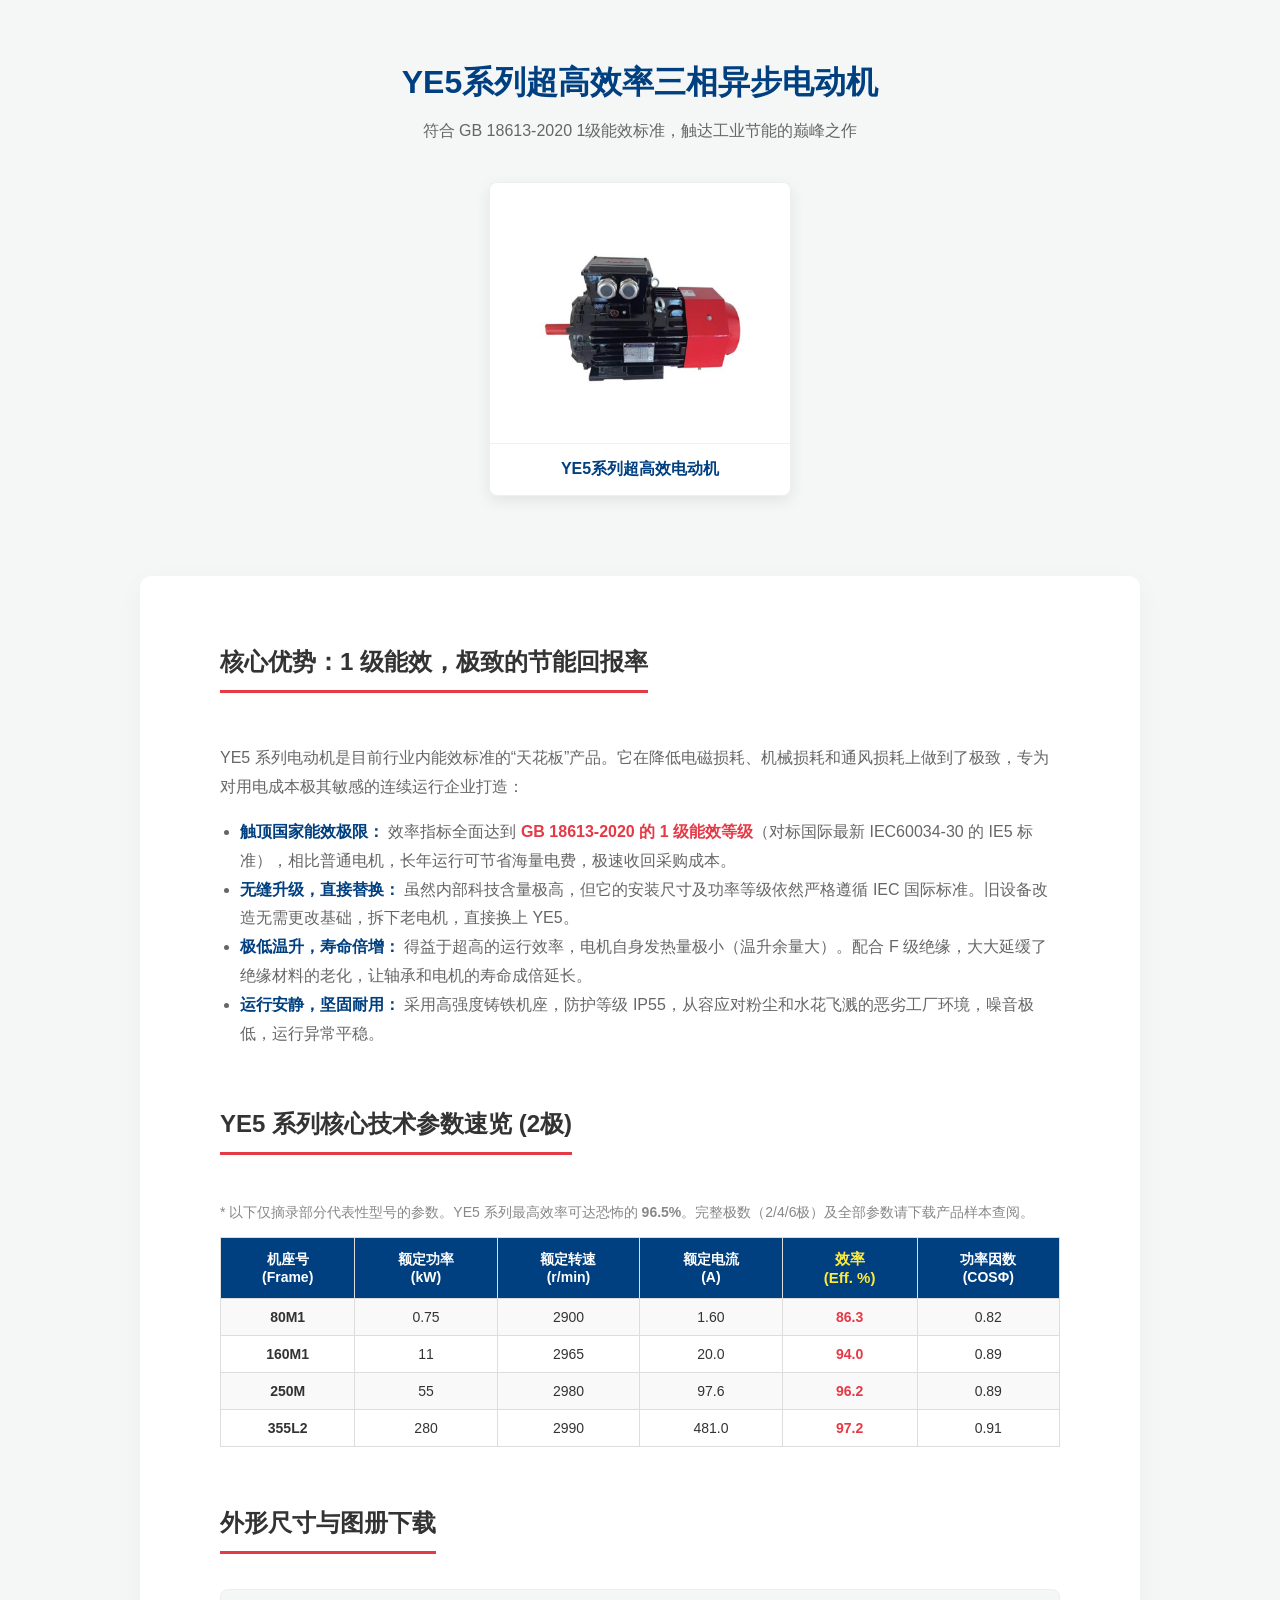
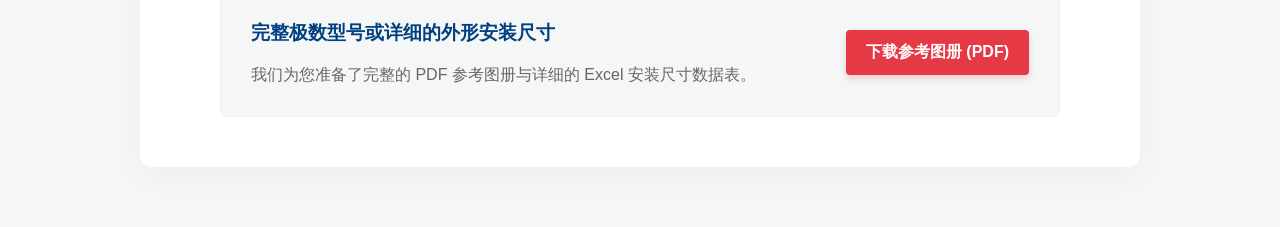
<file: YE5.html>
<!DOCTYPE html>
<html lang="zh-CN">
<head>
    <meta charset="UTF-8">
    <meta name="viewport" content="width=device-width, initial-scale=1.0">
    <title>YE5系列超高效率三相异步电动机 - 江城电机</title>
    <style>
        :root {
            --primary-color: #004080; 
            --accent-color: #e63946;  
            --text-dark: #333;
            --text-light: #666;
            /* 统一布局：1000px 宽度，保证高级留白 */
            --content-width: 1000px; 
        }
        body { font-family: "Microsoft YaHei", sans-serif; margin: 0; padding-top: 40px; background: #f4f7f6; color: var(--text-dark); }
        
        /* 页面大标题 */
        .page-header { max-width: var(--content-width); margin: 0 auto 30px; text-align: center; }
        .page-header h1 { color: var(--primary-color); font-size: 32px; margin-bottom: 10px; }
        .page-header p { color: var(--text-light); font-size: 16px; }

        /* 横向滑动展示区 */
        .variant-carousel {
            display: flex;
            justify-content: center; /* 卡片居中 */
            gap: 25px;
            overflow-x: auto;
            padding: 10px 20px 40px; 
            max-width: var(--content-width);
            margin: 0 auto 40px;
            scroll-snap-type: x mandatory; 
            scroll-behavior: smooth;
            scrollbar-width: thin; 
        }
        .variant-carousel::-webkit-scrollbar { height: 8px; }
        .variant-carousel::-webkit-scrollbar-thumb { background: #ccc; border-radius: 4px; }

        .variant-card {
            flex: 0 0 300px; scroll-snap-align: start; background: #fff; border-radius: 8px;
            overflow: hidden; box-shadow: 0 5px 15px rgba(0,0,0,0.08); text-align: center; border: 1px solid #eee;
            transition: 0.3s;
        }
        .variant-card:hover { transform: translateY(-5px); box-shadow: 0 10px 20px rgba(0,0,0,0.12); }

        .img-box { height: 220px; padding: 20px; background: #fff; display: flex; align-items: center; justify-content: center; border-bottom: 1px solid #f0f0f0; }
        .img-box img { max-width: 100%; max-height: 100%; object-fit: contain; } 

        .info-box { padding: 15px; }
        .info-box h3 { margin: 0; font-size: 16px; color: var(--primary-color); }

        /* =========================================
           下方统一参数说明区 (高级留白版)
        ========================================= */
        .content-section {
            max-width: var(--content-width);
            width: 90%; 
            margin: 0 auto 60px auto;
            background: #fff;
            padding: 50px 80px; /* 上下50，左右80的完美留白 */
            border-radius: 12px;
            box-shadow: 0 8px 30px rgba(0,0,0,0.04);
            box-sizing: border-box; 
        }
        
        .section-title { 
            font-size: 24px; 
            border-bottom: 3px solid var(--accent-color); 
            padding-bottom: 12px; 
            display: inline-block; 
            margin-bottom: 35px;
        }

        /* 手机端自适应 */
        @media (max-width: 768px) {
            .content-section { padding: 30px 20px; width: 95%; }
        }
    </style>
</head>
<body>

    <div class="page-header">
        <h1>YE5系列超高效率三相异步电动机</h1>
        <p>符合 GB 18613-2020 1级能效标准，触达工业节能的巅峰之作</p>
    </div>

    <div class="variant-carousel">
        <div class="variant-card">
            <div class="img-box"><img src="YE5系列三相异步电动机.png" alt="YE5系列三相异步电动机"></div>
            <div class="info-box">
                <h3>YE5系列超高效电动机</h3>
            </div>
        </div>
    </div>

    <div class="content-section">
        
        <h2 class="section-title">核心优势：1 级能效，极致的节能回报率</h2>
        <div style="margin-bottom: 40px; line-height: 1.8; color: var(--text-light);">
            <p>YE5 系列电动机是目前行业内能效标准的“天花板”产品。它在降低电磁损耗、机械损耗和通风损耗上做到了极致，专为对用电成本极其敏感的连续运行企业打造：</p>
            <ul style="padding-left: 20px;">
                <li><strong style="color: var(--primary-color);">触顶国家能效极限：</strong> 效率指标全面达到 <span style="color: var(--accent-color); font-weight: bold;">GB 18613-2020 的 1 级能效等级</span>（对标国际最新 IEC60034-30 的 IE5 标准），相比普通电机，长年运行可节省海量电费，极速收回采购成本。</li>
                <li><strong style="color: var(--primary-color);">无缝升级，直接替换：</strong> 虽然内部科技含量极高，但它的安装尺寸及功率等级依然严格遵循 IEC 国际标准。旧设备改造无需更改基础，拆下老电机，直接换上 YE5。</li>
                <li><strong style="color: var(--primary-color);">极低温升，寿命倍增：</strong> 得益于超高的运行效率，电机自身发热量极小（温升余量大）。配合 F 级绝缘，大大延缓了绝缘材料的老化，让轴承和电机的寿命成倍延长。</li>
                <li><strong style="color: var(--primary-color);">运行安静，坚固耐用：</strong> 采用高强度铸铁机座，防护等级 IP55，从容应对粉尘和水花飞溅的恶劣工厂环境，噪音极低，运行异常平稳。</li>
            </ul>
        </div>

        <h2 class="section-title">YE5 系列核心技术参数速览 (2极)</h2>
        <p style="font-size: 14px; color: #888; margin-bottom: 15px;">* 以下仅摘录部分代表性型号的参数。YE5 系列最高效率可达恐怖的 <strong>96.5%</strong>。完整极数（2/4/6极）及全部参数请下载产品样本查阅。</p>
        
        <div style="overflow-x: auto;">
            <table style="width: 100%; min-width: 800px; border-collapse: collapse; margin-bottom: 40px; text-align: center; font-size: 14px;">
                <thead>
                    <tr style="background-color: var(--primary-color); color: #fff;">
                        <th style="padding: 12px; border: 1px solid #ddd; white-space: nowrap;">机座号<br>(Frame)</th>
                        <th style="padding: 12px; border: 1px solid #ddd;">额定功率<br>(kW)</th>
                        <th style="padding: 12px; border: 1px solid #ddd;">额定转速<br>(r/min)</th>
                        <th style="padding: 12px; border: 1px solid #ddd;">额定电流<br>(A)</th>
                        <th style="padding: 12px; border: 1px solid #ddd; color: #ffeb3b; font-size: 15px;">效率<br>(Eff. %)</th>
                        <th style="padding: 12px; border: 1px solid #ddd;">功率因数<br>(COSΦ)</th>
                    </tr>
                </thead>
                <tbody>
                    <tr style="background-color: #f9f9f9;">
                        <td style="padding: 10px; border: 1px solid #ddd; font-weight: bold;">80M1</td>
                        <td style="padding: 10px; border: 1px solid #ddd;">0.75</td>
                        <td style="padding: 10px; border: 1px solid #ddd;">2900</td>
                        <td style="padding: 10px; border: 1px solid #ddd;">1.60</td>
                        <td style="padding: 10px; border: 1px solid #ddd; color: var(--accent-color); font-weight: bold;">86.3</td>
                        <td style="padding: 10px; border: 1px solid #ddd;">0.82</td>
                    </tr>
                    <tr>
                        <td style="padding: 10px; border: 1px solid #ddd; font-weight: bold;">160M1</td>
                        <td style="padding: 10px; border: 1px solid #ddd;">11</td>
                        <td style="padding: 10px; border: 1px solid #ddd;">2965</td>
                        <td style="padding: 10px; border: 1px solid #ddd;">20.0</td>
                        <td style="padding: 10px; border: 1px solid #ddd; color: var(--accent-color); font-weight: bold;">94.0</td>
                        <td style="padding: 10px; border: 1px solid #ddd;">0.89</td>
                    </tr>
                    <tr style="background-color: #f9f9f9;">
                        <td style="padding: 10px; border: 1px solid #ddd; font-weight: bold;">250M</td>
                        <td style="padding: 10px; border: 1px solid #ddd;">55</td>
                        <td style="padding: 10px; border: 1px solid #ddd;">2980</td>
                        <td style="padding: 10px; border: 1px solid #ddd;">97.6</td>
                        <td style="padding: 10px; border: 1px solid #ddd; color: var(--accent-color); font-weight: bold;">96.2</td>
                        <td style="padding: 10px; border: 1px solid #ddd;">0.89</td>
                    </tr>
                    <tr>
                        <td style="padding: 10px; border: 1px solid #ddd; font-weight: bold;">355L2</td>
                        <td style="padding: 10px; border: 1px solid #ddd;">280</td>
                        <td style="padding: 10px; border: 1px solid #ddd;">2990</td>
                        <td style="padding: 10px; border: 1px solid #ddd;">481.0</td>
                        <td style="padding: 10px; border: 1px solid #ddd; color: var(--accent-color); font-weight: bold;">97.2</td>
                        <td style="padding: 10px; border: 1px solid #ddd;">0.91</td>
                    </tr>
                </tbody>
            </table>
        </div>

        <h2 class="section-title">外形尺寸与图册下载</h2>
        <div style="background: #f4f7f6; padding: 30px; border-radius: 8px; display: flex; justify-content: space-between; align-items: center; border: 1px solid #eee;">
            <div>
                <h3 style="margin-top: 0; color: var(--primary-color);">完整极数型号或详细的外形安装尺寸</h3>
                <p style="color: var(--text-light); margin-bottom: 0;">我们为您准备了完整的 PDF 参考图册与详细的 Excel 安装尺寸数据表。</p>
            </div>
            <div style="display: flex; gap: 15px;">
                <a href="YE5系列三相异步电动机.pdf" target="_blank" style="background: var(--accent-color); color: #fff; padding: 12px 20px; border-radius: 4px; font-weight: bold; transition: 0.3s; text-decoration: none; box-shadow: 0 4px 6px rgba(230, 57, 70, 0.2);">下载参考图册 (PDF)</a>
            </div>
        </div>

    </div> </body>
</html>
</file>
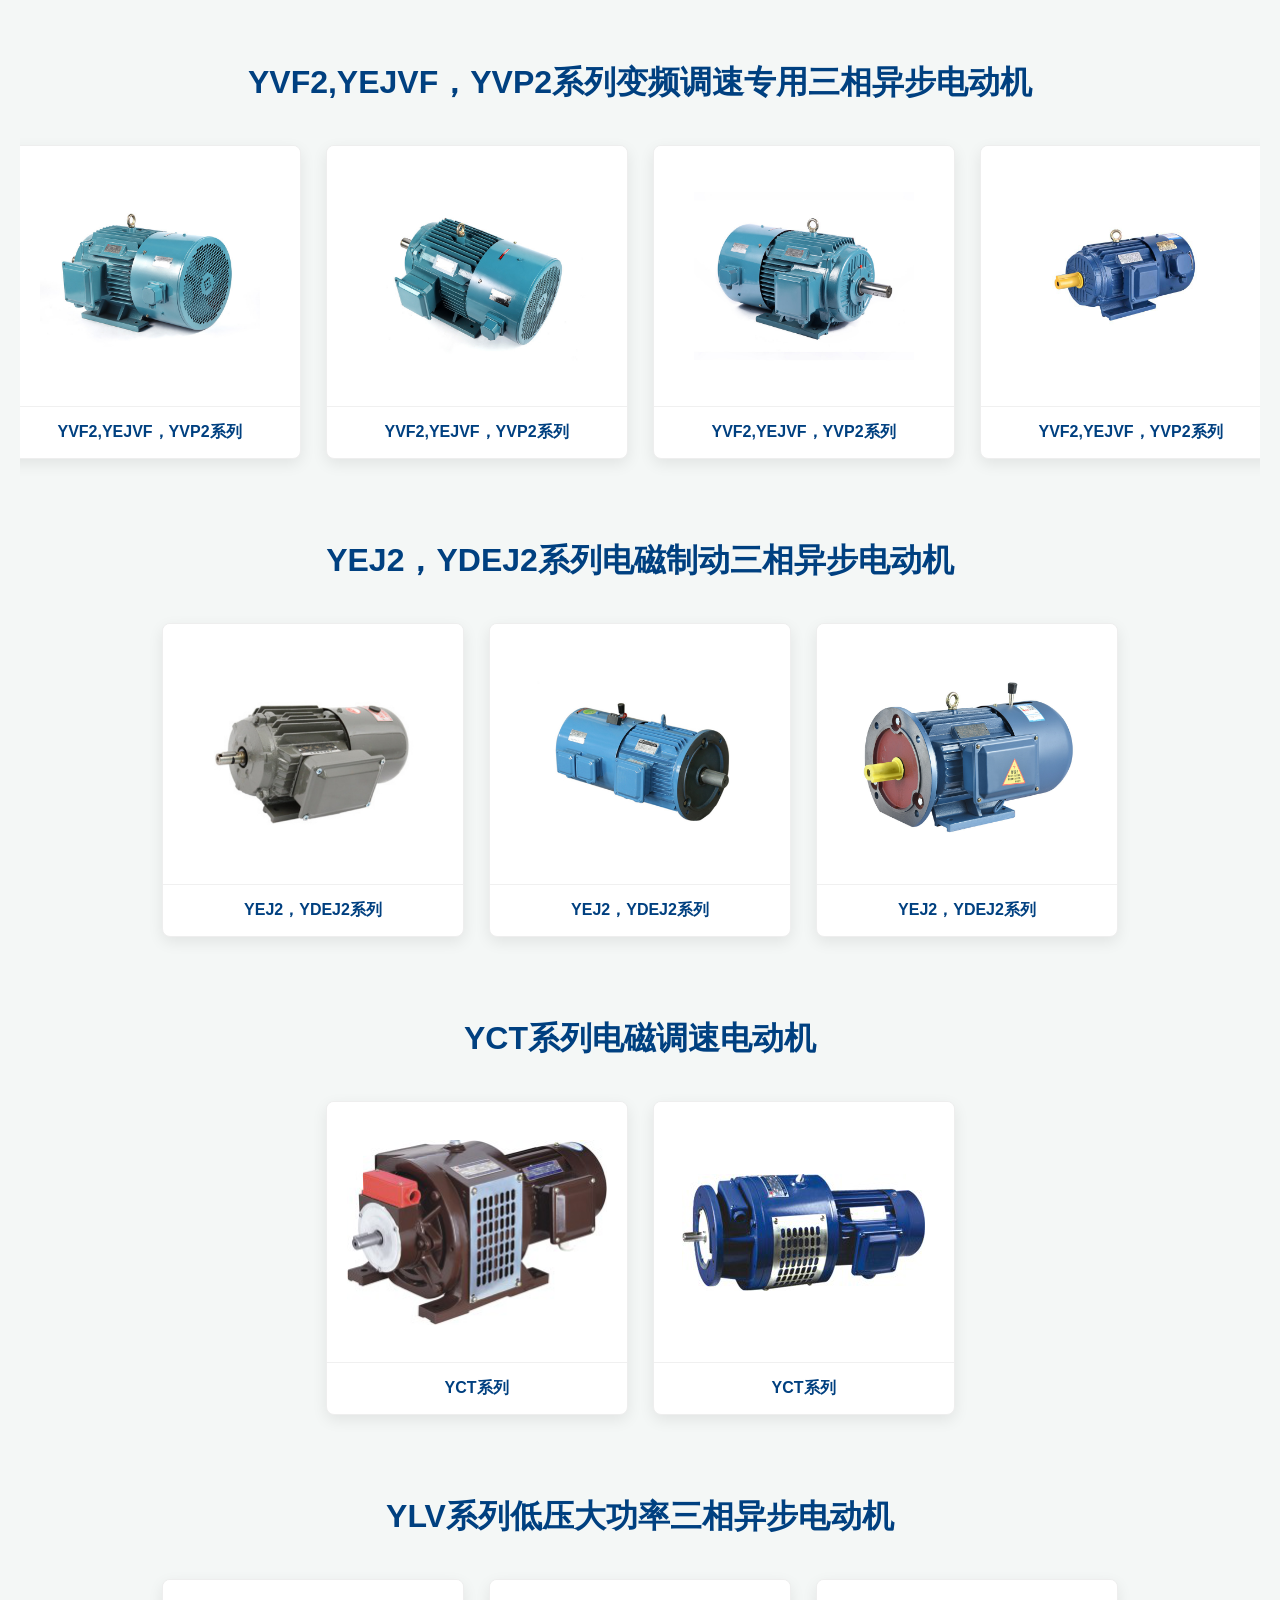
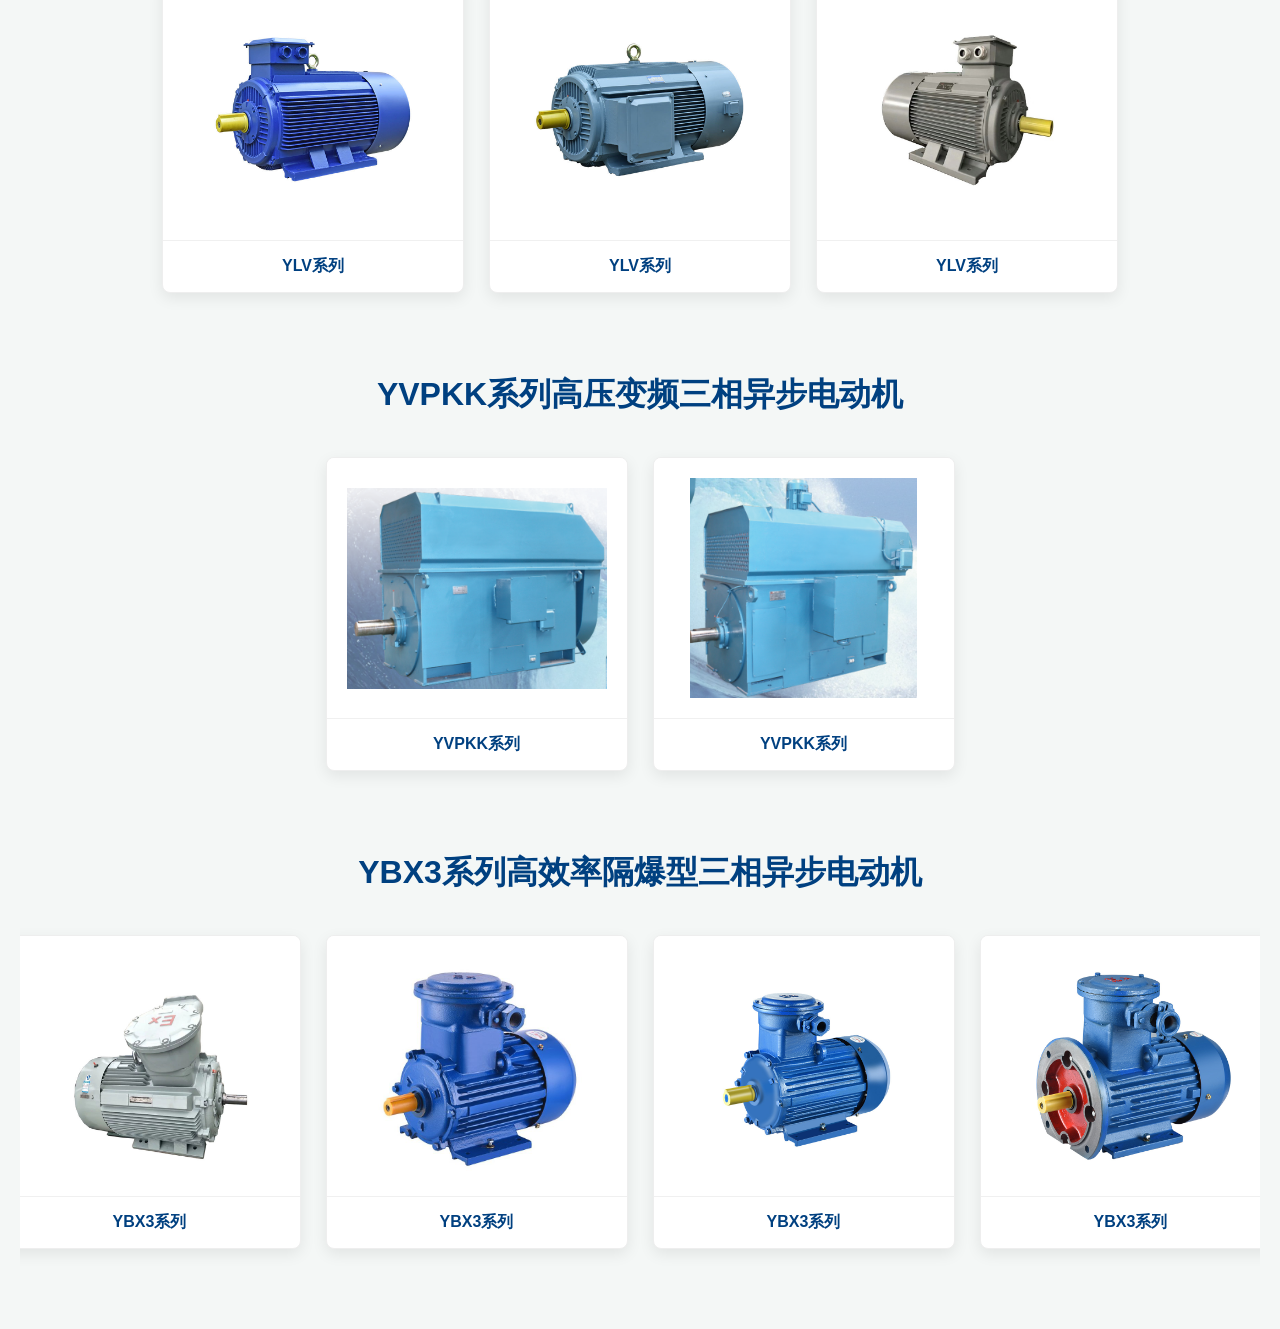
<file: 其他系列.html>
<!DOCTYPE html>
<html lang="zh-CN">
<head>
    <meta charset="UTF-8">
    <meta name="viewport" content="width=device-width, initial-scale=1.0">
    <title>YE3 系列超高效率电动机- 江城电机</title>
    <style>
        :root {
            --primary-color: #004080; 
            --accent-color: #e63946;  
            --text-dark: #333;
            --text-light: #666;
            --content-width: 1200px;
        }
        body { font-family: "Microsoft YaHei", sans-serif; margin: 0; padding-top: 40px; background: #f4f7f6; color: var(--text-dark); }
        
        /* 页面大标题 */
        .page-header { max-width: var(--content-width); margin: 0 auto 30px; text-align: center; }
        .page-header h1 { color: var(--primary-color); font-size: 32px; margin-bottom: 10px; }
        .page-header p { color: var(--text-light); font-size: 16px; }

        /* =========================================
           同系列多型号：横向滚动展示区
        ========================================= */
        .variant-carousel {
            display: flex;
            justify-content: center;
            gap: 25px;
            overflow-x: auto;
            padding: 10px 20px 40px; /* 留出底部阴影空间 */
            max-width: var(--content-width);
            margin: 0 auto 40px;
            scroll-snap-type: x mandatory; 
            scroll-behavior: smooth;
            scrollbar-width: thin; /* 定制滚动条 */
        }
        .variant-carousel::-webkit-scrollbar { height: 8px; }
        .variant-carousel::-webkit-scrollbar-thumb { background: #ccc; border-radius: 4px; }

        .variant-card {
            flex: 0 0 300px; /* 每张卡片宽度固定 300px */
            scroll-snap-align: start;
            background: #fff;
            border-radius: 8px;
            overflow: hidden;
            box-shadow: 0 5px 15px rgba(0,0,0,0.08);
            text-align: center;
            border: 1px solid #eee;
        }

        .img-box { height: 220px; padding: 20px; background: #fff; display: flex; align-items: center; justify-content: center; border-bottom: 1px solid #f0f0f0; }
        /* 这里保证电机图片完整显示且不变形 */
        .img-box img { max-width: 100%; max-height: 100%; object-fit: contain; } 

        .info-box { padding: 15px; }
        .info-box h3 { margin: 0; font-size: 16px; color: var(--primary-color); }
    </style>
</head>
<body>

    <div class="page-header">
        <h1>YVF2,YEJVF，YVP2系列变频调速专用三相异步电动机</h1>
    </div>

    <div class="variant-carousel">
        <div class="variant-card">
            <div class="img-box"><img src="5-1.jpg" alt=""></div>
            <div class="info-box">
                <h3>YVF2,YEJVF，YVP2系列</h3>
            </div>
        </div>

        <div class="variant-card">
            <div class="img-box"><img src="5-YVF2,YEJVF,YVP2系列变频调速专用三相异步电动机2.jpg" alt=""></div>
            <div class="info-box">
                <h3>YVF2,YEJVF，YVP2系列</h3>
            </div>
        </div>

        <div class="variant-card">
            <div class="img-box"><img src="5-YVF2,YEJVF，YVP2系列变频调速专用三相异步电动机3.jpg" alt=""></div>
            <div class="info-box">
                <h3>YVF2,YEJVF，YVP2系列</h3>
            </div>
        </div>

        <div class="variant-card">
            <div class="img-box"><img src="5-YVF2,YEJVF，YVP2系列变频调速专用三相异步电动机4.jpg" alt=""></div>
            <div class="info-box">
                <h3>YVF2,YEJVF，YVP2系列</h3>
            </div>
        </div>
    </div>

    <div class="page-header">
        <h1>YEJ2，YDEJ2系列电磁制动三相异步电动机</h1>
    </div>

    <div class="variant-carousel">
        <div class="variant-card">
            <div class="img-box"><img src="8-YEJ2，YDEJ2系列电磁制动三相异步电动机1.jpg" alt=""></div>
            <div class="info-box">
                <h3>YEJ2，YDEJ2系列</h3>
            </div>
        </div>

        <div class="variant-card">
            <div class="img-box"><img src="8-YEJ2，YDEJ2系列电磁制动三相异步电动机2.jpg" alt=""></div>
            <div class="info-box">
                <h3>YEJ2，YDEJ2系列</h3>
            </div>
        </div>

        <div class="variant-card">
            <div class="img-box"><img src="8-YEJ2，YDEJ2系列电磁制动三相异步电动机3.jpg" alt=""></div>
            <div class="info-box">
                <h3>YEJ2，YDEJ2系列</h3>
            </div>
        </div>
    </div>
    
    <div class="page-header">
        <h1>YCT系列电磁调速电动机</h1>
    </div>

    <div class="variant-carousel">
        <div class="variant-card">
            <div class="img-box"><img src="9-YCT系列电磁调速电动机1.png" alt=""></div>
            <div class="info-box">
                <h3>YCT系列</h3>
            </div>
        </div>

        <div class="variant-card">
            <div class="img-box"><img src="9-YCT系列电磁调速电动机 2.png" alt=""></div>
            <div class="info-box">
                <h3>YCT系列</h3>
            </div>
        </div>
    </div>

    <div class="page-header">
        <h1>YLV系列低压大功率三相异步电动机</h1>
    </div>

    <div class="variant-carousel">
        <div class="variant-card">
            <div class="img-box"><img src="10-YLV系列低压大功率三相异步电动机1.jpg" alt=""></div>
            <div class="info-box">
                <h3>YLV系列</h3>
            </div>
        </div>

        <div class="variant-card">
            <div class="img-box"><img src="10-YLV系列低压大功率三相异步电动机2.jpg" alt=""></div>
            <div class="info-box">
                <h3>YLV系列</h3>
            </div>
        </div>

        <div class="variant-card">
            <div class="img-box"><img src="10-YLV系列低压大功率三相异步电动机3.jpg" alt=""></div>
            <div class="info-box">
                <h3>YLV系列</h3>
            </div>
        </div>
    </div>

    <div class="page-header">
        <h1>YVPKK系列高压变频三相异步电动机</h1>
    </div>

    <div class="variant-carousel">
        <div class="variant-card">
            <div class="img-box"><img src="14-YVPKK系列高压变频三相异步电动机1.png" alt=""></div>
            <div class="info-box">
                <h3>YVPKK系列</h3>
            </div>
        </div>

        <div class="variant-card">
            <div class="img-box"><img src="14-YVPKK系列高压变频三相异步电动机2.png" alt=""></div>
            <div class="info-box">
                <h3>YVPKK系列</h3>
            </div>
        </div>
    </div>

    <div class="page-header">
        <h1>YBX3系列高效率隔爆型三相异步电动机</h1>
    </div>

    <div class="variant-carousel">
        <div class="variant-card">
            <div class="img-box"><img src="19-YBX3系列高效率隔爆型三相异步电动机1.jpg" alt=""></div>
            <div class="info-box">
                <h3>YBX3系列</h3>
            </div>
        </div>

        <div class="variant-card">
            <div class="img-box"><img src="19-YBX3系列高效率隔爆型三相异步电动机2.jpg" alt=""></div>
            <div class="info-box">
                <h3>YBX3系列</h3>
            </div>
        </div>

        <div class="variant-card">
            <div class="img-box"><img src="19-YBX3系列高效率隔爆型三相异步电动机3.jpg" alt=""></div>
            <div class="info-box">
                <h3>YBX3系列</h3>
            </div>
        </div>

        <div class="variant-card">
            <div class="img-box"><img src="19-YBX3系列高效率隔爆型三相异步电动机4.jpg" alt=""></div>
            <div class="info-box">
                <h3>YBX3系列</h3>
            </div>
        </div>
    </div>

</body>
</html>
</file>
